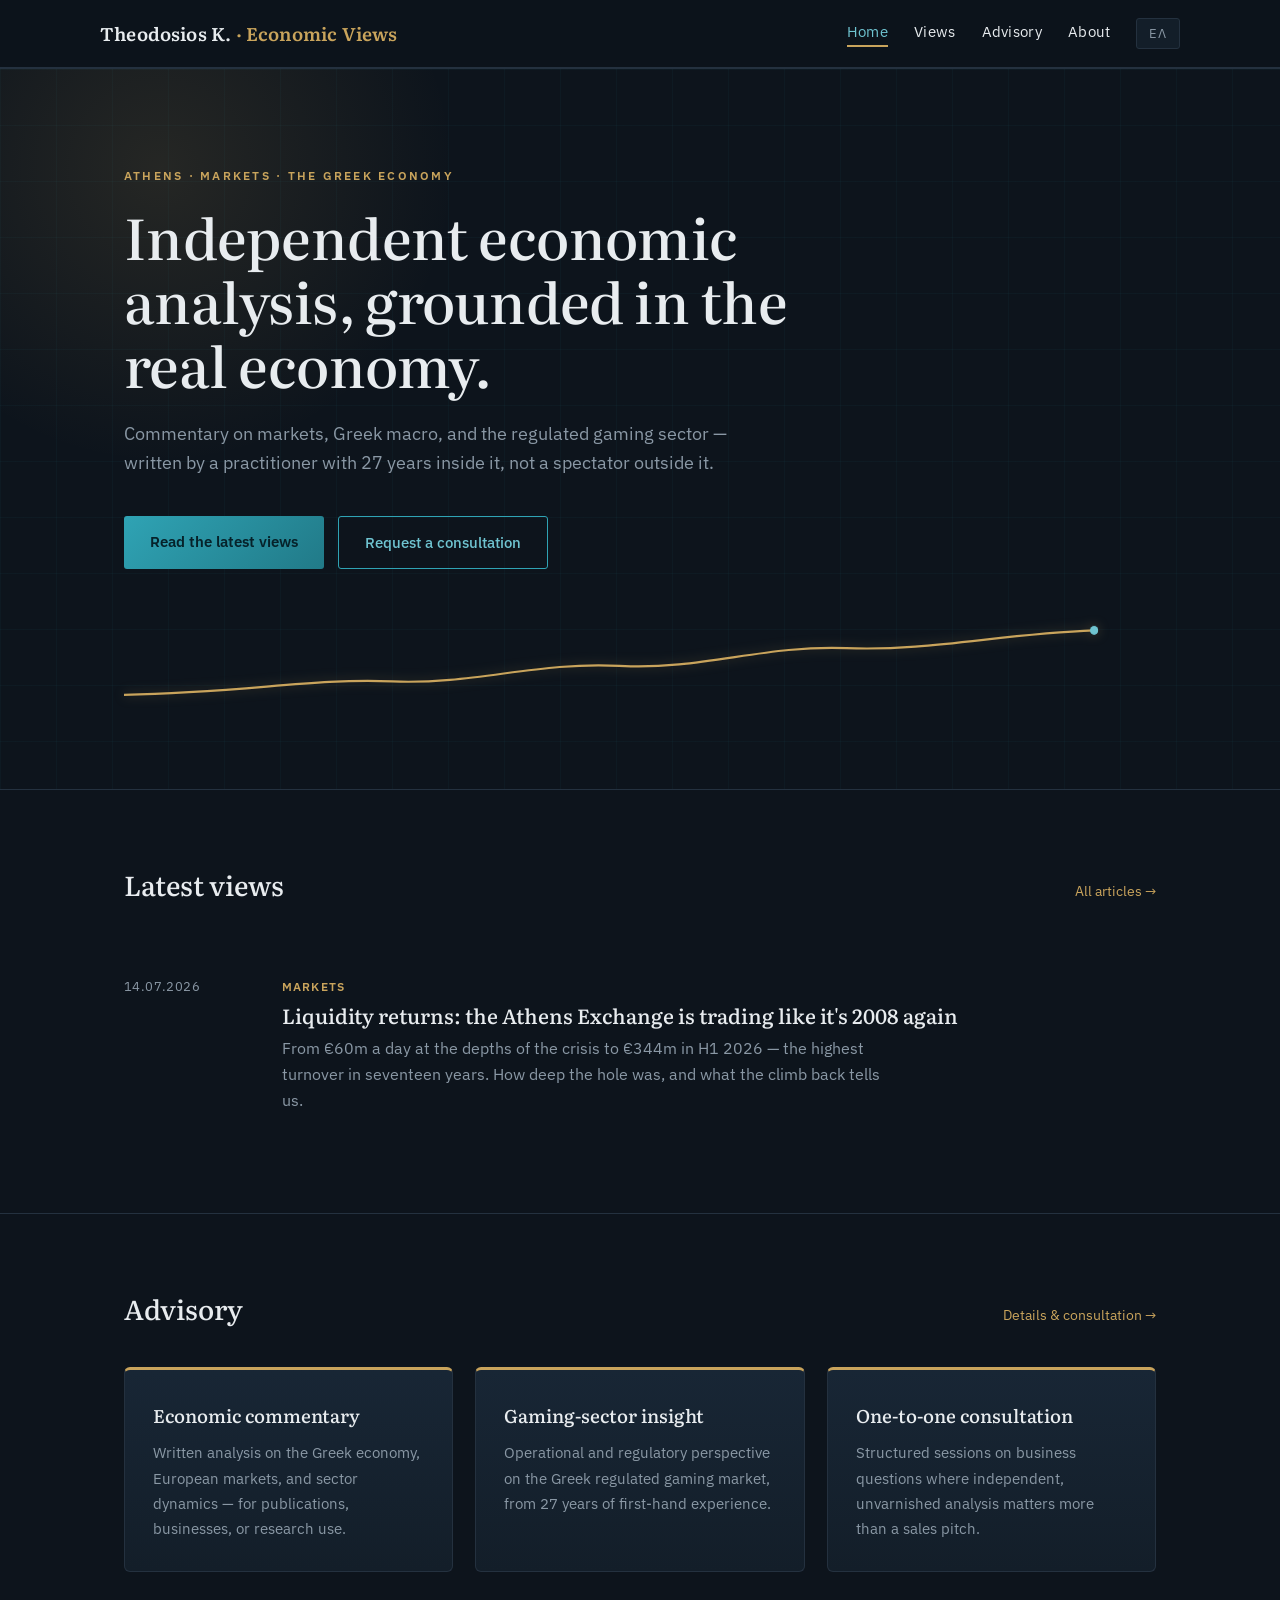
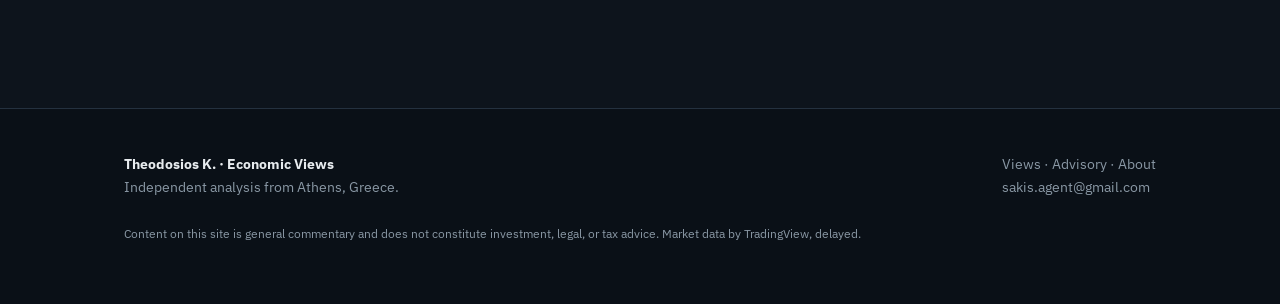
<file: index.html>
<!DOCTYPE html>
<html lang="en" data-lang="en">
<head>
<meta charset="UTF-8">
<meta name="viewport" content="width=device-width, initial-scale=1.0">
<title>Theodosios K. — Economic Views</title>
<meta name="description" content="Independent economic analysis and advisory from Athens. Markets, the Greek economy, and regulated-sector insight.">
<link rel="preconnect" href="https://fonts.googleapis.com">
<link href="https://fonts.googleapis.com/css2?family=Literata:wght@400;500;600&family=IBM+Plex+Sans:wght@400;500;600&display=swap" rel="stylesheet">
<link rel="stylesheet" href="assets/style.css">
<script src="assets/lang.js"></script>
</head>
<body>

<header class="site">
  <div class="wrap site-bar">
    <a class="brand" href="index.html">Theodosios K. <span>· Economic Views</span></a>
    <button class="nav-btn" id="navBtn" aria-label="Menu">☰</button>
    <nav class="main" id="mainNav">
      <a href="index.html" aria-current="page"><span class="lang-en">Home</span><span class="lang-el">Αρχική</span></a>
      <a href="articles.html"><span class="lang-en">Views</span><span class="lang-el">Άρθρα</span></a>
      <a href="services.html"><span class="lang-en">Advisory</span><span class="lang-el">Υπηρεσίες</span></a>
      <a href="about.html"><span class="lang-en">About</span><span class="lang-el">Σχετικά</span></a>
      <button class="lang-toggle" id="langToggle" aria-label="Switch language">ΕΛ</button>
    </nav>
  </div>
</header>

<!-- Global markets ticker (TradingView, 15' delayed, widget-licensed symbols) -->
<div class="tv-tape" style="border-bottom:1px solid var(--hairline);">
  <div class="tradingview-widget-container">
    <div class="tradingview-widget-container__widget"></div>
    <script type="text/javascript"
      src="https://s3.tradingview.com/external-embedding/embed-widget-ticker-tape.js" async>
    {
      "symbols": [
        {"proName": "ATHEX:GD",         "title": "Γενικός Δείκτης"},
        {"proName": "INDEX:SX5E",       "title": "Euro Stoxx 50"},
        {"proName": "XETR:DAX",         "title": "DAX"},
        {"proName": "INDEX:CAC40",      "title": "CAC 40"},
        {"proName": "FOREXCOM:UKXGBP",  "title": "UK 100"},
        {"proName": "FOREXCOM:SPXUSD",  "title": "S&P 500"},
        {"proName": "FOREXCOM:NSXUSD",  "title": "Nasdaq 100"},
        {"proName": "FOREXCOM:DJI",     "title": "Dow Jones"},
        {"proName": "INDEX:NKY",        "title": "Nikkei 225"},
        {"proName": "INDEX:KSIC",       "title": "KOSPI"},
        {"proName": "ASX:XJO",          "title": "ASX 200"},
        {"proName": "CBOT:ZN1!",        "title": "US 10Y Note (fut.)"},
        {"proName": "EUREX:FGBL1!",     "title": "Bund (fut.)"},
        {"proName": "TVC:GOLD",         "title": "Χρυσός"},
        {"proName": "TVC:SILVER",       "title": "Ασήμι"},
        {"proName": "TVC:USOIL",        "title": "WTI"},
        {"proName": "TVC:UKOIL",        "title": "Brent"},
        {"proName": "BITSTAMP:BTCUSD",  "title": "Bitcoin"},
        {"proName": "BITSTAMP:ETHUSD",  "title": "Ethereum"},
        {"proName": "FX_IDC:EURUSD",    "title": "EUR/USD"},
        {"proName": "FX_IDC:USDJPY",    "title": "USD/JPY"}
      ],
      "showSymbolLogo": false,
      "colorTheme": "dark",
      "isTransparent": true,
      "displayMode": "regular",
      "locale": "el"
    }
    </script>
  </div>
</div>



<main>
  <!-- ============ HERO ============ -->
  <section class="hero">
    <div class="wrap">
      <p class="eyebrow"><span class="lang-en">Athens · Markets · The Greek Economy</span><span class="lang-el">Αθήνα · Αγορές · Ελληνική Οικονομία</span></p>
      <h1>
        <span class="lang-en">Independent economic analysis, grounded in the real economy.</span>
        <span class="lang-el">Ανεξάρτητη οικονομική ανάλυση, με βάση την πραγματική οικονομία.</span>
      </h1>
      <p class="lede">
        <span class="lang-en">Commentary on markets, Greek macro, and the regulated gaming sector — written by a practitioner with 27 years inside it, not a spectator outside it.</span>
        <span class="lang-el">Σχολιασμός για τις αγορές, τα ελληνικά μακροοικονομικά και τον ρυθμιζόμενο κλάδο τυχερών παιγνίων — από επαγγελματία με 27 χρόνια μέσα στον κλάδο, όχι θεατή απ' έξω.</span>
      </p>
      <div class="cta-row">
        <a class="btn primary" href="articles.html"><span class="lang-en">Read the latest views</span><span class="lang-el">Διαβάστε τα άρθρα</span></a>
        <a class="btn ghost" href="services.html#consult"><span class="lang-en">Request a consultation</span><span class="lang-el">Ζητήστε συμβουλευτική</span></a>
      </div>
      <!-- Signature: a single drawn curve -->
      <svg class="curve" viewBox="0 0 1000 90" preserveAspectRatio="none" aria-hidden="true">
        <path d="M0,70 C120,68 180,55 260,58 C340,61 400,40 480,44 C560,48 620,25 700,28 C780,31 850,15 940,12"/>
        <circle cx="940" cy="12" r="4"/>
      </svg>
    </div>
  </section>

  <!-- ============ LATEST VIEWS ============ -->
  <section class="block">
    <div class="wrap">
      <div class="section-head">
        <h2><span class="lang-en">Latest views</span><span class="lang-el">Πρόσφατα άρθρα</span></h2>
        <a class="more" href="articles.html"><span class="lang-en">All articles →</span><span class="lang-el">Όλα τα άρθρα →</span></a>
      </div>
      <div class="post-list">
        <div class="post">
          <time datetime="2026-07-14">14.07.2026</time>
          <div>
            <span class="tag"><span class="lang-en">Markets</span><span class="lang-el">Αγορές</span></span>
            <h3><a href="article-xa-liquidity.html"><span class="lang-en">Liquidity returns: the Athens Exchange is trading like it's 2008 again</span><span class="lang-el">Η ρευστότητα επέστρεψε: το Χ.Α. συναλλάσσεται ξανά σαν το 2008</span></a></h3>
            <p><span class="lang-en">From €60m a day at the depths of the crisis to €344m in H1 2026 — the highest turnover in seventeen years. How deep the hole was, and what the climb back tells us.</span><span class="lang-el">Από 60 εκατ. ευρώ τη μέρα στον πάτο της κρίσης, στα 344 εκατ. στο α' εξάμηνο 2026 — ο υψηλότερος τζίρος σε δεκαεπτά χρόνια.</span></p>
          </div>
        </div>
      </div>
    </div>
  </section>

  <!-- ============ SERVICES TEASER ============ -->
  <section class="block">
    <div class="wrap">
      <div class="section-head">
        <h2><span class="lang-en">Advisory</span><span class="lang-el">Συμβουλευτικές υπηρεσίες</span></h2>
        <a class="more" href="services.html"><span class="lang-en">Details & consultation →</span><span class="lang-el">Λεπτομέρειες & συμβουλευτική →</span></a>
      </div>
      <div class="svc-grid">
        <div class="svc">
          <h3><span class="lang-en">Economic commentary</span><span class="lang-el">Οικονομικός σχολιασμός</span></h3>
          <p><span class="lang-en">Written analysis on the Greek economy, European markets, and sector dynamics — for publications, businesses, or research use.</span><span class="lang-el">Γραπτή ανάλυση για την ελληνική οικονομία, τις ευρωπαϊκές αγορές και τη δυναμική κλάδων.</span></p>
        </div>
        <div class="svc">
          <h3><span class="lang-en">Gaming-sector insight</span><span class="lang-el">Εξειδίκευση στον κλάδο παιγνίων</span></h3>
          <p><span class="lang-en">Operational and regulatory perspective on the Greek regulated gaming market, from 27 years of first-hand experience.</span><span class="lang-el">Λειτουργική και κανονιστική οπτική για την ελληνική ρυθμιζόμενη αγορά παιγνίων, από 27 χρόνια εμπειρίας.</span></p>
        </div>
        <div class="svc">
          <h3><span class="lang-en">One-to-one consultation</span><span class="lang-el">Ατομική συμβουλευτική</span></h3>
          <p><span class="lang-en">Structured sessions on business questions where independent, unvarnished analysis matters more than a sales pitch.</span><span class="lang-el">Δομημένες συνεδρίες για επιχειρηματικά ερωτήματα όπου η ανεξάρτητη, ειλικρινής ανάλυση μετράει.</span></p>
        </div>
      </div>
    </div>
  </section>
</main>

<footer class="site">
  <div class="wrap cols">
    <div>
      <div><strong>Theodosios K. · Economic Views</strong></div>
      <div><span class="lang-en">Independent analysis from Athens, Greece.</span><span class="lang-el">Ανεξάρτητη ανάλυση από την Αθήνα.</span></div>
    </div>
    <div>
      <div><a href="articles.html"><span class="lang-en">Views</span><span class="lang-el">Άρθρα</span></a> · <a href="services.html"><span class="lang-en">Advisory</span><span class="lang-el">Υπηρεσίες</span></a> · <a href="about.html"><span class="lang-en">About</span><span class="lang-el">Σχετικά</span></a></div>
      <div><a href="mailto:sakis.agent@gmail.com">sakis.agent@gmail.com</a></div>
    </div>
  </div>
  <div class="wrap" style="margin-top:24px; font-size:0.78rem;">
    <span class="lang-en">Content on this site is general commentary and does not constitute investment, legal, or tax advice. Market data by TradingView, delayed.</span>
    <span class="lang-el">Το περιεχόμενο του παρόντος αποτελεί γενικό σχολιασμό και δεν συνιστά επενδυτική, νομική ή φορολογική συμβουλή. Δεδομένα αγορών από TradingView, με καθυστέρηση.</span>
  </div>
</footer>

</body>
</html>
</file>
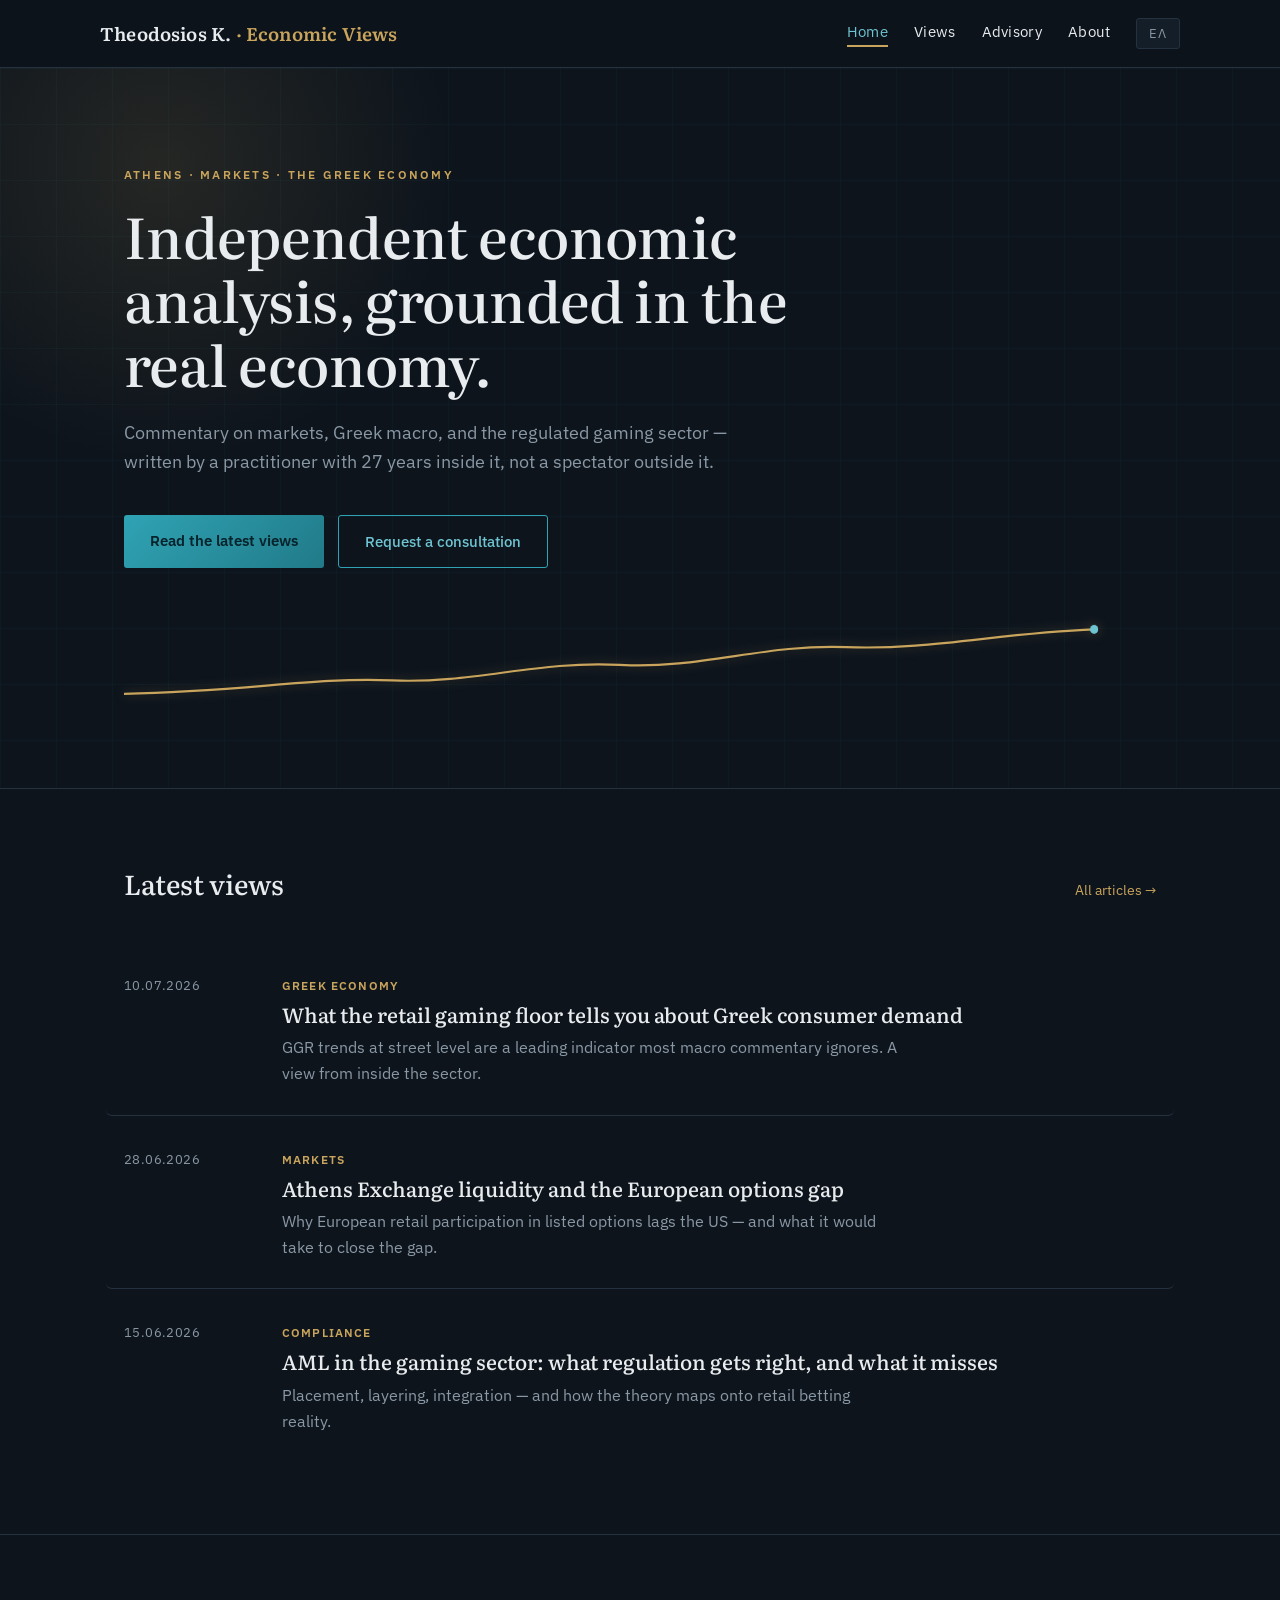
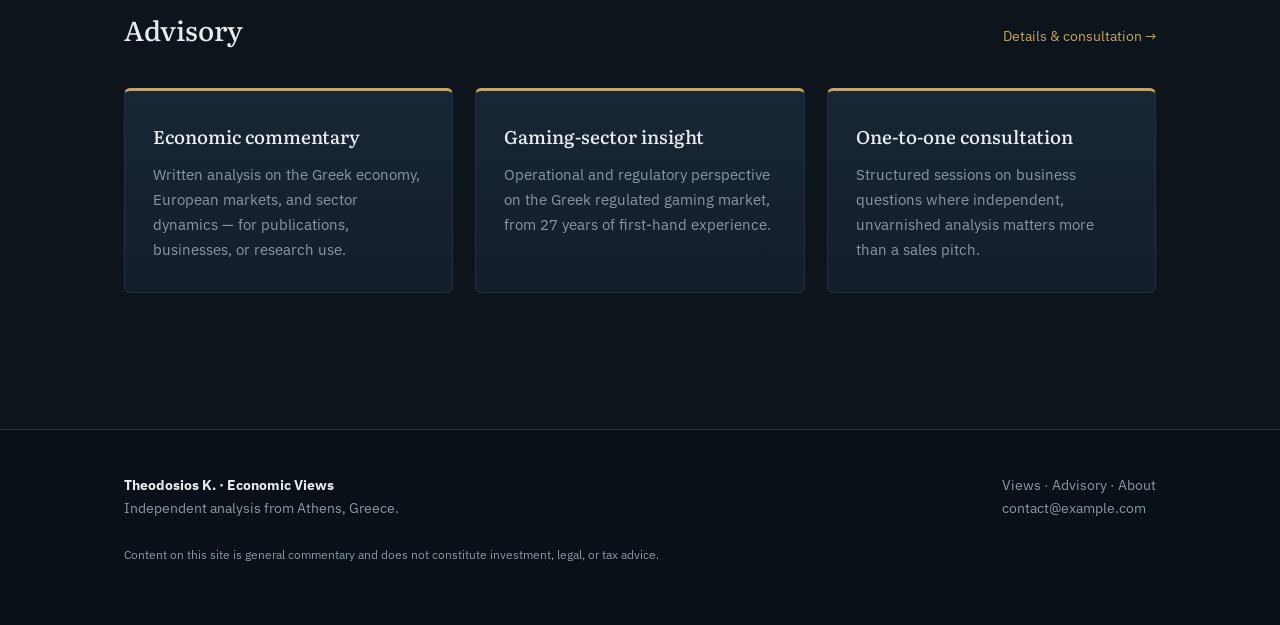
<file: site/index.html>
<!DOCTYPE html>
<html lang="en" data-lang="en">
<head>
<meta charset="UTF-8">
<meta name="viewport" content="width=device-width, initial-scale=1.0">
<title>Theodosios K. — Economic Views</title>
<meta name="description" content="Independent economic analysis and advisory from Athens. Markets, the Greek economy, and regulated-sector insight.">
<link rel="preconnect" href="https://fonts.googleapis.com">
<link href="https://fonts.googleapis.com/css2?family=Literata:wght@400;500;600&family=IBM+Plex+Sans:wght@400;500;600&display=swap" rel="stylesheet">
<link rel="stylesheet" href="assets/style.css">
<script src="assets/lang.js"></script>
</head>
<body>

<header class="site">
  <div class="wrap site-bar">
    <a class="brand" href="index.html">Theodosios K. <span>· Economic Views</span></a>
    <button class="nav-btn" id="navBtn" aria-label="Menu">☰</button>
    <nav class="main" id="mainNav">
      <a href="index.html" aria-current="page"><span class="lang-en">Home</span><span class="lang-el">Αρχική</span></a>
      <a href="articles.html"><span class="lang-en">Views</span><span class="lang-el">Άρθρα</span></a>
      <a href="services.html"><span class="lang-en">Advisory</span><span class="lang-el">Υπηρεσίες</span></a>
      <a href="about.html"><span class="lang-en">About</span><span class="lang-el">Σχετικά</span></a>
      <button class="lang-toggle" id="langToggle" aria-label="Switch language">ΕΛ</button>
    </nav>
  </div>
</header>

<main>
  <!-- ============ HERO ============ -->
  <section class="hero">
    <div class="wrap">
      <p class="eyebrow"><span class="lang-en">Athens · Markets · The Greek Economy</span><span class="lang-el">Αθήνα · Αγορές · Ελληνική Οικονομία</span></p>
      <h1>
        <span class="lang-en">Independent economic analysis, grounded in the real economy.</span>
        <span class="lang-el">Ανεξάρτητη οικονομική ανάλυση, με βάση την πραγματική οικονομία.</span>
      </h1>
      <p class="lede">
        <span class="lang-en">Commentary on markets, Greek macro, and the regulated gaming sector — written by a practitioner with 27 years inside it, not a spectator outside it.</span>
        <span class="lang-el">Σχολιασμός για τις αγορές, τα ελληνικά μακροοικονομικά και τον ρυθμιζόμενο κλάδο τυχερών παιγνίων — από επαγγελματία με 27 χρόνια μέσα στον κλάδο, όχι θεατή απ' έξω.</span>
      </p>
      <div class="cta-row">
        <a class="btn primary" href="articles.html"><span class="lang-en">Read the latest views</span><span class="lang-el">Διαβάστε τα άρθρα</span></a>
        <a class="btn ghost" href="services.html#consult"><span class="lang-en">Request a consultation</span><span class="lang-el">Ζητήστε συμβουλευτική</span></a>
      </div>
      <!-- Signature: a single drawn curve -->
      <svg class="curve" viewBox="0 0 1000 90" preserveAspectRatio="none" aria-hidden="true">
        <path d="M0,70 C120,68 180,55 260,58 C340,61 400,40 480,44 C560,48 620,25 700,28 C780,31 850,15 940,12"/>
        <circle cx="940" cy="12" r="4"/>
      </svg>
    </div>
  </section>

  <!-- ============ LATEST VIEWS ============ -->
  <section class="block">
    <div class="wrap">
      <div class="section-head">
        <h2><span class="lang-en">Latest views</span><span class="lang-el">Πρόσφατα άρθρα</span></h2>
        <a class="more" href="articles.html"><span class="lang-en">All articles →</span><span class="lang-el">Όλα τα άρθρα →</span></a>
      </div>
      <div class="post-list">
        <div class="post">
          <time datetime="2026-07-10">10.07.2026</time>
          <div>
            <span class="tag"><span class="lang-en">Greek Economy</span><span class="lang-el">Ελληνική Οικονομία</span></span>
            <h3><a href="article-sample.html"><span class="lang-en">What the retail gaming floor tells you about Greek consumer demand</span><span class="lang-el">Τι σου λέει το ταμείο του πρακτορείου για την ελληνική καταναλωτική ζήτηση</span></a></h3>
            <p><span class="lang-en">GGR trends at street level are a leading indicator most macro commentary ignores. A view from inside the sector.</span><span class="lang-el">Οι τάσεις GGR σε επίπεδο δρόμου είναι πρόδρομος δείκτης που ο περισσότερος μακρο-σχολιασμός αγνοεί.</span></p>
          </div>
        </div>
        <div class="post">
          <time datetime="2026-06-28">28.06.2026</time>
          <div>
            <span class="tag"><span class="lang-en">Markets</span><span class="lang-el">Αγορές</span></span>
            <h3><a href="#"><span class="lang-en">Athens Exchange liquidity and the European options gap</span><span class="lang-el">Η ρευστότητα του Χ.Α. και το ευρωπαϊκό κενό στα options</span></a></h3>
            <p><span class="lang-en">Why European retail participation in listed options lags the US — and what it would take to close the gap.</span><span class="lang-el">Γιατί η ευρωπαϊκή συμμετοχή ιδιωτών στα εισηγμένα options υστερεί έναντι των ΗΠΑ.</span></p>
          </div>
        </div>
        <div class="post">
          <time datetime="2026-06-15">15.06.2026</time>
          <div>
            <span class="tag"><span class="lang-en">Compliance</span><span class="lang-el">Κανονιστική Συμμόρφωση</span></span>
            <h3><a href="#"><span class="lang-en">AML in the gaming sector: what regulation gets right, and what it misses</span><span class="lang-el">AML στον κλάδο παιγνίων: τι πετυχαίνει η ρύθμιση και τι της διαφεύγει</span></a></h3>
            <p><span class="lang-en">Placement, layering, integration — and how the theory maps onto retail betting reality.</span><span class="lang-el">Placement, layering, integration — και πώς η θεωρία αντιστοιχεί στην πραγματικότητα του retail στοιχηματισμού.</span></p>
          </div>
        </div>
      </div>
    </div>
  </section>

  <!-- ============ SERVICES TEASER ============ -->
  <section class="block">
    <div class="wrap">
      <div class="section-head">
        <h2><span class="lang-en">Advisory</span><span class="lang-el">Συμβουλευτικές υπηρεσίες</span></h2>
        <a class="more" href="services.html"><span class="lang-en">Details & consultation →</span><span class="lang-el">Λεπτομέρειες & συμβουλευτική →</span></a>
      </div>
      <div class="svc-grid">
        <div class="svc">
          <h3><span class="lang-en">Economic commentary</span><span class="lang-el">Οικονομικός σχολιασμός</span></h3>
          <p><span class="lang-en">Written analysis on the Greek economy, European markets, and sector dynamics — for publications, businesses, or research use.</span><span class="lang-el">Γραπτή ανάλυση για την ελληνική οικονομία, τις ευρωπαϊκές αγορές και τη δυναμική κλάδων.</span></p>
        </div>
        <div class="svc">
          <h3><span class="lang-en">Gaming-sector insight</span><span class="lang-el">Εξειδίκευση στον κλάδο παιγνίων</span></h3>
          <p><span class="lang-en">Operational and regulatory perspective on the Greek regulated gaming market, from 27 years of first-hand experience.</span><span class="lang-el">Λειτουργική και κανονιστική οπτική για την ελληνική ρυθμιζόμενη αγορά παιγνίων, από 27 χρόνια εμπειρίας.</span></p>
        </div>
        <div class="svc">
          <h3><span class="lang-en">One-to-one consultation</span><span class="lang-el">Ατομική συμβουλευτική</span></h3>
          <p><span class="lang-en">Structured sessions on business questions where independent, unvarnished analysis matters more than a sales pitch.</span><span class="lang-el">Δομημένες συνεδρίες για επιχειρηματικά ερωτήματα όπου η ανεξάρτητη, ειλικρινής ανάλυση μετράει.</span></p>
        </div>
      </div>
    </div>
  </section>
</main>

<footer class="site">
  <div class="wrap cols">
    <div>
      <div><strong>Theodosios K. · Economic Views</strong></div>
      <div><span class="lang-en">Independent analysis from Athens, Greece.</span><span class="lang-el">Ανεξάρτητη ανάλυση από την Αθήνα.</span></div>
    </div>
    <div>
      <div><a href="articles.html"><span class="lang-en">Views</span><span class="lang-el">Άρθρα</span></a> · <a href="services.html"><span class="lang-en">Advisory</span><span class="lang-el">Υπηρεσίες</span></a> · <a href="about.html"><span class="lang-en">About</span><span class="lang-el">Σχετικά</span></a></div>
      <div><a href="mailto:contact@example.com">contact@example.com</a></div>
    </div>
  </div>
  <div class="wrap" style="margin-top:24px; font-size:0.78rem;">
    <span class="lang-en">Content on this site is general commentary and does not constitute investment, legal, or tax advice.</span>
    <span class="lang-el">Το περιεχόμενο του παρόντος αποτελεί γενικό σχολιασμό και δεν συνιστά επενδυτική, νομική ή φορολογική συμβουλή.</span>
  </div>
</footer>

</body>
</html>
</file>
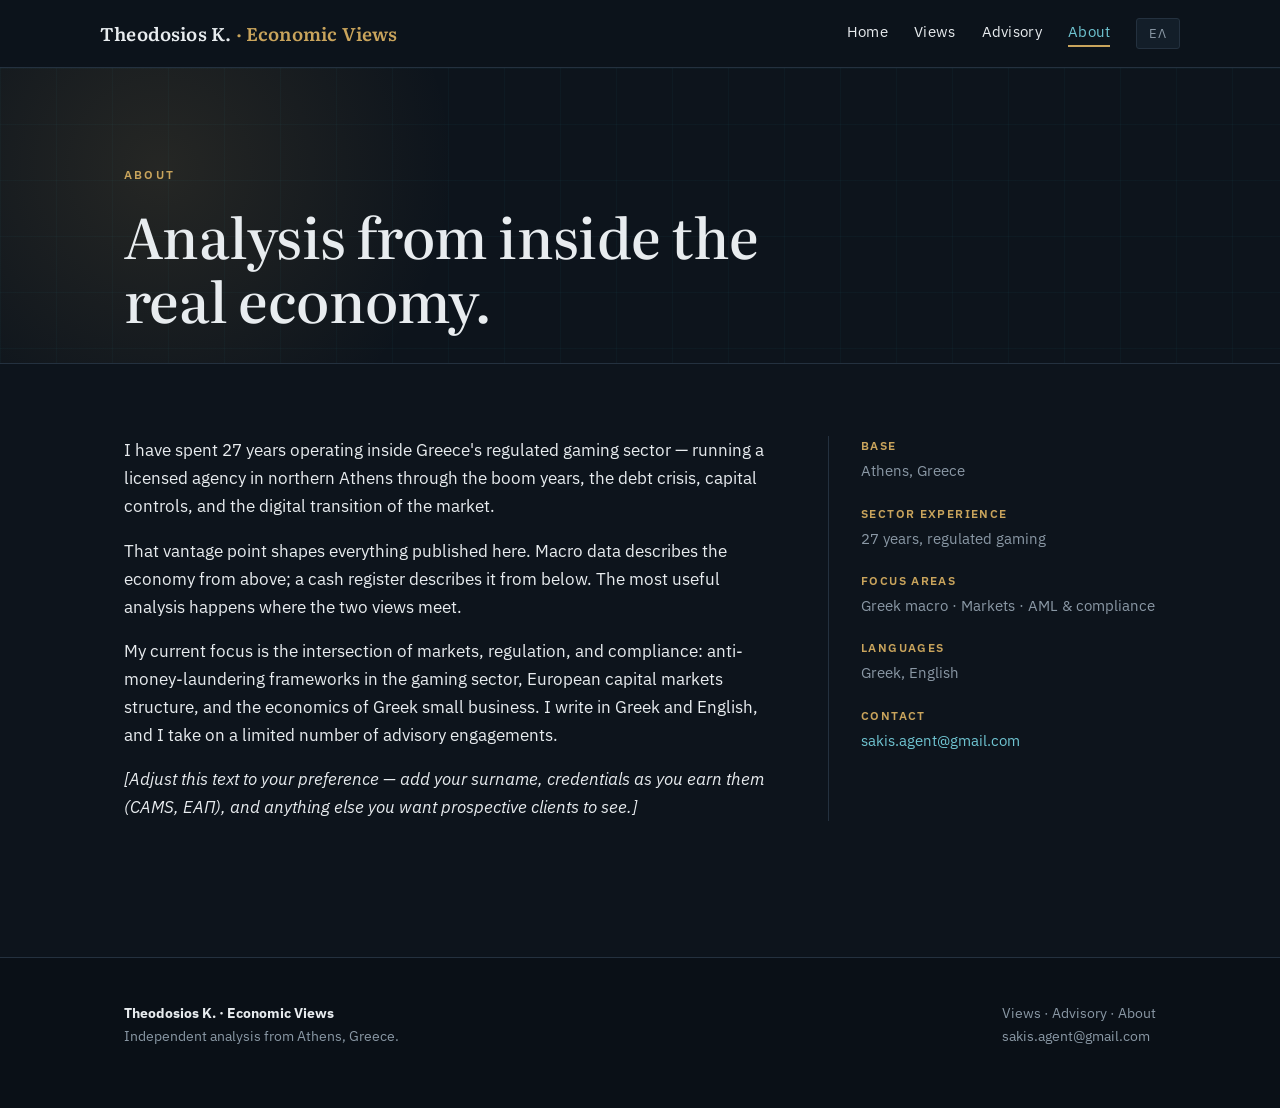
<file: about.html>
<!DOCTYPE html>
<html lang="en" data-lang="en">
<head>
<meta charset="UTF-8">
<meta name="viewport" content="width=device-width, initial-scale=1.0">
<title>About — Theodosios K.</title>
<meta name="description" content="Practitioner background: 27 years in Greece's regulated gaming sector, markets, and compliance.">
<link rel="preconnect" href="https://fonts.googleapis.com">
<link href="https://fonts.googleapis.com/css2?family=Literata:wght@400;500;600&family=IBM+Plex+Sans:wght@400;500;600&display=swap" rel="stylesheet">
<link rel="stylesheet" href="assets/style.css">
<script src="assets/lang.js"></script>
</head>
<body>

<header class="site">
  <div class="wrap site-bar">
    <a class="brand" href="index.html">Theodosios K. <span>· Economic Views</span></a>
    <button class="nav-btn" id="navBtn" aria-label="Menu">☰</button>
    <nav class="main" id="mainNav">
      <a href="index.html"><span class="lang-en">Home</span><span class="lang-el">Αρχική</span></a>
      <a href="articles.html"><span class="lang-en">Views</span><span class="lang-el">Άρθρα</span></a>
      <a href="services.html"><span class="lang-en">Advisory</span><span class="lang-el">Υπηρεσίες</span></a>
      <a href="about.html" aria-current="page"><span class="lang-en">About</span><span class="lang-el">Σχετικά</span></a>
      <button class="lang-toggle" id="langToggle" aria-label="Switch language">ΕΛ</button>
    </nav>
  </div>
</header>

<main>
  <section class="hero" style="padding-bottom:32px;">
    <div class="wrap">
      <p class="eyebrow"><span class="lang-en">About</span><span class="lang-el">Σχετικά</span></p>
      <h1><span class="lang-en">Analysis from inside the real economy.</span><span class="lang-el">Ανάλυση μέσα από την πραγματική οικονομία.</span></h1>
    </div>
  </section>

  <section class="block">
    <div class="wrap about-grid">
      <div>
        <div class="lang-en">
          <p>I have spent 27 years operating inside Greece's regulated gaming sector — running a licensed agency in northern Athens through the boom years, the debt crisis, capital controls, and the digital transition of the market.</p>
          <p style="margin-top:16px;">That vantage point shapes everything published here. Macro data describes the economy from above; a cash register describes it from below. The most useful analysis happens where the two views meet.</p>
          <p style="margin-top:16px;">My current focus is the intersection of markets, regulation, and compliance: anti-money-laundering frameworks in the gaming sector, European capital markets structure, and the economics of Greek small business. I write in Greek and English, and I take on a limited number of advisory engagements.</p>
          <p style="margin-top:16px;"><em>[Adjust this text to your preference — add your surname, credentials as you earn them (CAMS, ΕΑΠ), and anything else you want prospective clients to see.]</em></p>
        </div>
        <div class="lang-el">
          <p>Έχω περάσει 27 χρόνια μέσα στον ρυθμιζόμενο κλάδο τυχερών παιγνίων της Ελλάδας — λειτουργώντας αδειοδοτημένο πρακτορείο στη βόρεια Αθήνα μέσα από τα χρόνια της ανάπτυξης, την κρίση χρέους, τα capital controls και την ψηφιακή μετάβαση της αγοράς.</p>
          <p style="margin-top:16px;">Αυτή η οπτική διαμορφώνει ό,τι δημοσιεύεται εδώ. Τα μακροοικονομικά στοιχεία περιγράφουν την οικονομία από ψηλά· ένα ταμείο την περιγράφει από κάτω. Η πιο χρήσιμη ανάλυση γίνεται εκεί όπου συναντιούνται οι δύο οπτικές.</p>
          <p style="margin-top:16px;">Η τρέχουσα εστίασή μου είναι η τομή αγορών, ρύθμισης και κανονιστικής συμμόρφωσης: πλαίσια AML στον κλάδο παιγνίων, δομή των ευρωπαϊκών κεφαλαιαγορών και τα οικονομικά της ελληνικής μικρής επιχείρησης.</p>
          <p style="margin-top:16px;"><em>[Προσαρμόστε το κείμενο — προσθέστε επώνυμο και πιστοποιήσεις όταν τις αποκτήσετε.]</em></p>
        </div>
      </div>
      <dl class="facts">
        <dt><span class="lang-en">Base</span><span class="lang-el">Έδρα</span></dt>
        <dd><span class="lang-en">Athens, Greece</span><span class="lang-el">Αθήνα</span></dd>
        <dt><span class="lang-en">Sector experience</span><span class="lang-el">Εμπειρία κλάδου</span></dt>
        <dd><span class="lang-en">27 years, regulated gaming</span><span class="lang-el">27 χρόνια, ρυθμιζόμενα παίγνια</span></dd>
        <dt><span class="lang-en">Focus areas</span><span class="lang-el">Πεδία εστίασης</span></dt>
        <dd><span class="lang-en">Greek macro · Markets · AML & compliance</span><span class="lang-el">Ελληνικά μακρο · Αγορές · AML & συμμόρφωση</span></dd>
        <dt><span class="lang-en">Languages</span><span class="lang-el">Γλώσσες</span></dt>
        <dd><span class="lang-en">Greek, English</span><span class="lang-el">Ελληνικά, Αγγλικά</span></dd>
        <dt><span class="lang-en">Contact</span><span class="lang-el">Επικοινωνία</span></dt>
        <dd><a href="mailto:sakis.agent@gmail.com">sakis.agent@gmail.com</a></dd>
      </dl>
    </div>
  </section>
</main>

<footer class="site">
  <div class="wrap cols">
    <div>
      <div><strong>Theodosios K. · Economic Views</strong></div>
      <div><span class="lang-en">Independent analysis from Athens, Greece.</span><span class="lang-el">Ανεξάρτητη ανάλυση από την Αθήνα.</span></div>
    </div>
    <div>
      <div><a href="articles.html"><span class="lang-en">Views</span><span class="lang-el">Άρθρα</span></a> · <a href="services.html"><span class="lang-en">Advisory</span><span class="lang-el">Υπηρεσίες</span></a> · <a href="about.html"><span class="lang-en">About</span><span class="lang-el">Σχετικά</span></a></div>
      <div><a href="mailto:sakis.agent@gmail.com">sakis.agent@gmail.com</a></div>
    </div>
  </div>
</footer>

</body>
</html>
</file>
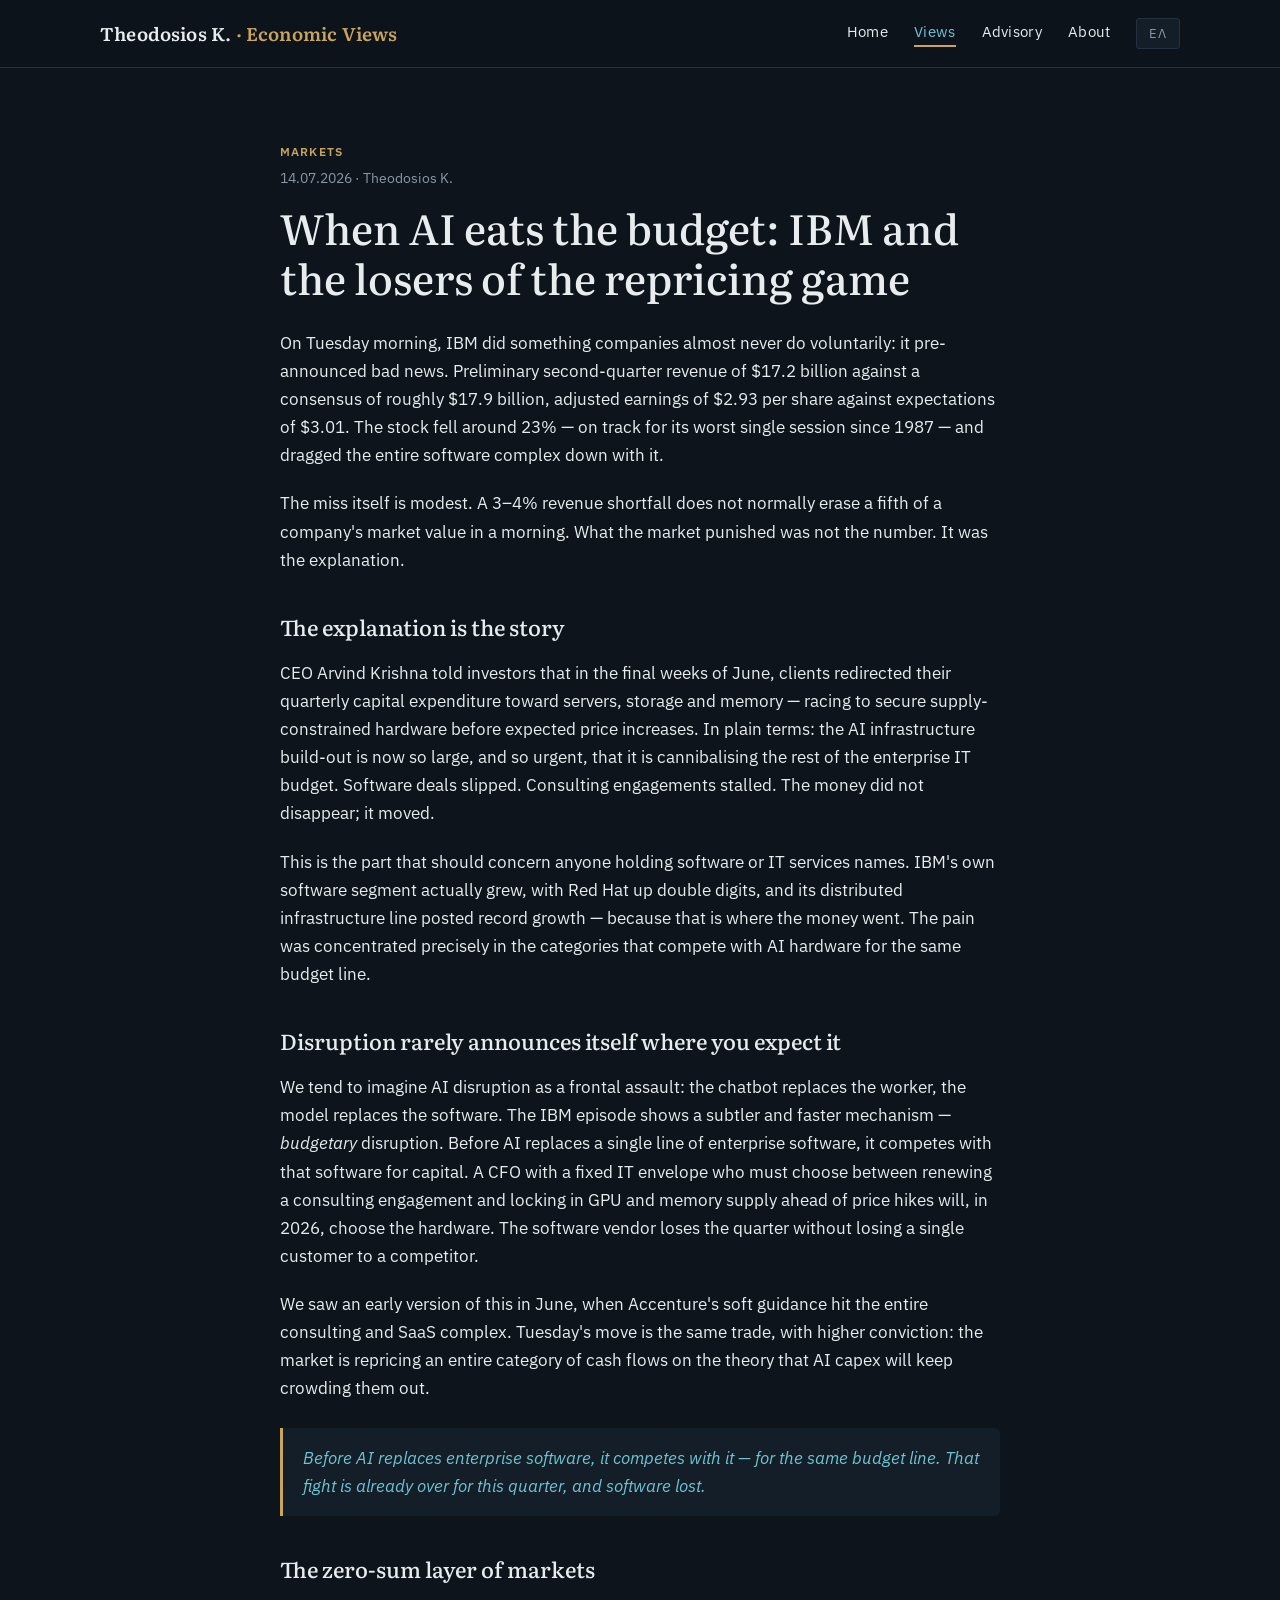
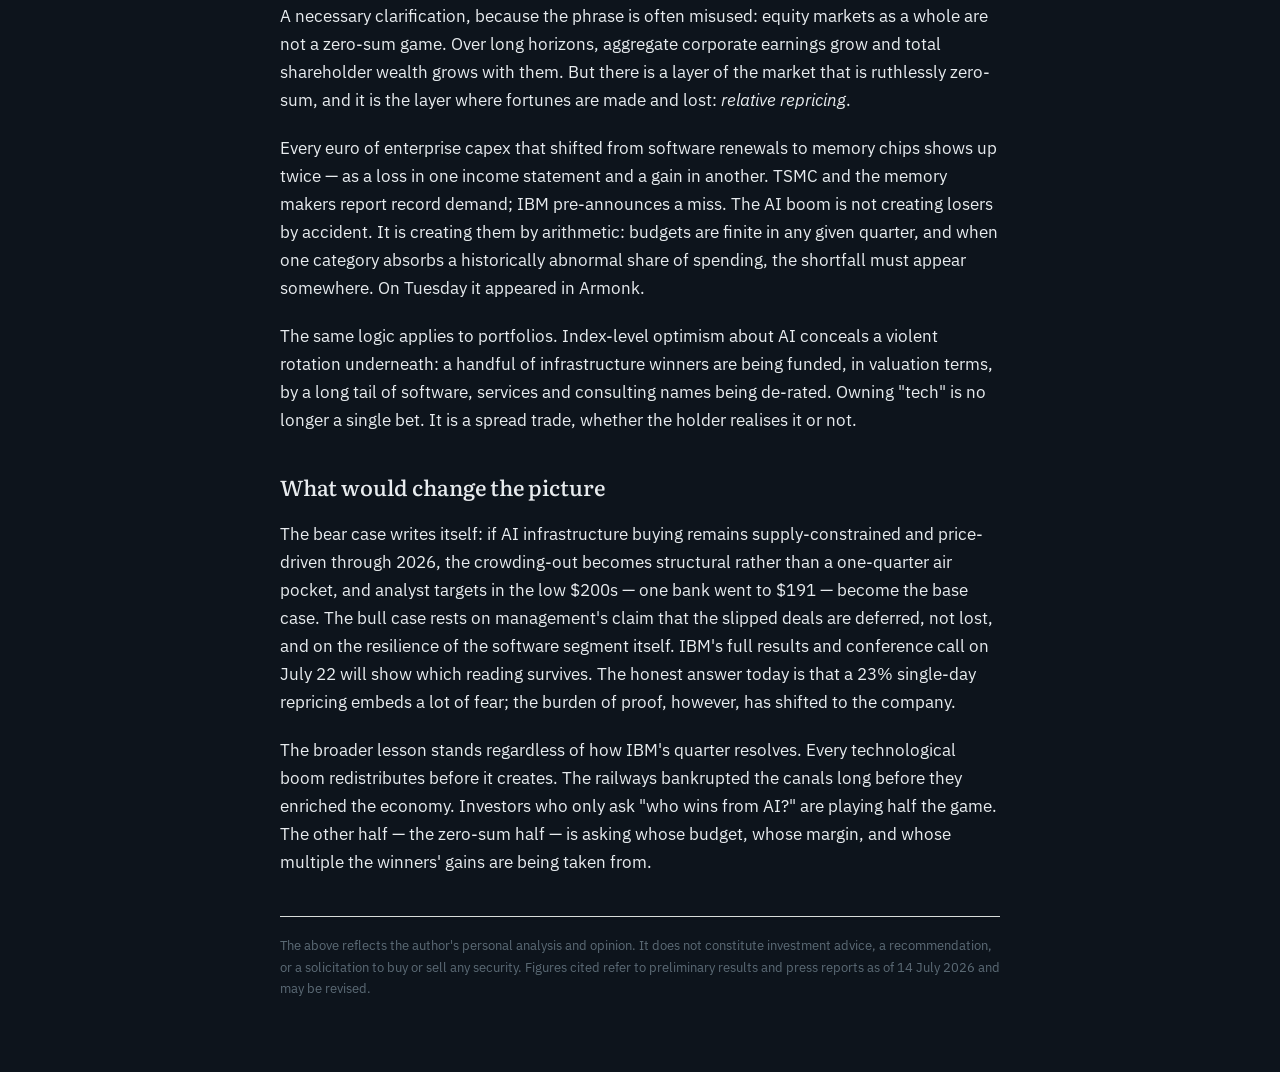
<file: article-ai-crowding-out.html>
<!DOCTYPE html>
<html lang="el" data-lang="el">
<head>
<meta charset="UTF-8">
<meta name="viewport" content="width=device-width, initial-scale=1.0">
<title>When AI eats the budget: IBM and the losers of the repricing game — Economic Views</title>
<meta name="description" content="IBM's 23% collapse is not just an earnings miss. It is the clearest signal yet that AI infrastructure spending is crowding out the rest of enterprise IT — and that in the market's repricing game, someone always pays.">
<link rel="preconnect" href="https://fonts.googleapis.com">
<link href="https://fonts.googleapis.com/css2?family=Literata:wght@400;500;600&family=IBM+Plex+Sans:wght@400;500;600&display=swap" rel="stylesheet">
<link rel="stylesheet" href="assets/style.css">
<script src="assets/lang.js"></script>
</head>
<body>

<header class="site">
  <div class="wrap site-bar">
    <a class="brand" href="index.html">Theodosios K. <span>· Economic Views</span></a>
    <button class="nav-btn" id="navBtn" aria-label="Menu">☰</button>
    <nav class="main" id="mainNav">
      <a href="index.html"><span class="lang-en">Home</span><span class="lang-el">Αρχική</span></a>
      <a href="articles.html" aria-current="page"><span class="lang-en">Views</span><span class="lang-el">Άρθρα</span></a>
      <a href="services.html"><span class="lang-en">Advisory</span><span class="lang-el">Υπηρεσίες</span></a>
      <a href="about.html"><span class="lang-en">About</span><span class="lang-el">Σχετικά</span></a>
      <button class="lang-toggle" id="langToggle" aria-label="Switch language">ΕΛ</button>
    </nav>
  </div>
</header>

<main class="wrap">
  <article class="single">
    <div class="meta">
      <span class="tag"><span class="lang-en">Markets</span><span class="lang-el">Αγορές</span></span><br>
      <time datetime="2026-07-14">14.07.2026</time> · Theodosios K.
    </div>
    <h1>
      <span class="lang-en">When AI eats the budget: IBM and the losers of the repricing game</span>
      <span class="lang-el">Όταν το AI τρώει τον προϋπολογισμό: η IBM και οι χαμένοι του παιχνιδιού ανατιμολόγησης</span>
    </h1>

    <!-- ===== ENGLISH BODY ===== -->
    <div class="body lang-en">
      <p>On Tuesday morning, IBM did something companies almost never do voluntarily: it pre-announced bad news. Preliminary second-quarter revenue of $17.2 billion against a consensus of roughly $17.9 billion, adjusted earnings of $2.93 per share against expectations of $3.01. The stock fell around 23% — on track for its worst single session since 1987 — and dragged the entire software complex down with it.</p>

      <p>The miss itself is modest. A 3–4% revenue shortfall does not normally erase a fifth of a company's market value in a morning. What the market punished was not the number. It was the explanation.</p>

      <h2>The explanation is the story</h2>
      <p>CEO Arvind Krishna told investors that in the final weeks of June, clients redirected their quarterly capital expenditure toward servers, storage and memory — racing to secure supply-constrained hardware before expected price increases. In plain terms: the AI infrastructure build-out is now so large, and so urgent, that it is cannibalising the rest of the enterprise IT budget. Software deals slipped. Consulting engagements stalled. The money did not disappear; it moved.</p>

      <p>This is the part that should concern anyone holding software or IT services names. IBM's own software segment actually grew, with Red Hat up double digits, and its distributed infrastructure line posted record growth — because that is where the money went. The pain was concentrated precisely in the categories that compete with AI hardware for the same budget line.</p>

      <h2>Disruption rarely announces itself where you expect it</h2>
      <p>We tend to imagine AI disruption as a frontal assault: the chatbot replaces the worker, the model replaces the software. The IBM episode shows a subtler and faster mechanism — <em>budgetary</em> disruption. Before AI replaces a single line of enterprise software, it competes with that software for capital. A CFO with a fixed IT envelope who must choose between renewing a consulting engagement and locking in GPU and memory supply ahead of price hikes will, in 2026, choose the hardware. The software vendor loses the quarter without losing a single customer to a competitor.</p>

      <p>We saw an early version of this in June, when Accenture's soft guidance hit the entire consulting and SaaS complex. Tuesday's move is the same trade, with higher conviction: the market is repricing an entire category of cash flows on the theory that AI capex will keep crowding them out.</p>

      <blockquote>Before AI replaces enterprise software, it competes with it — for the same budget line. That fight is already over for this quarter, and software lost.</blockquote>

      <h2>The zero-sum layer of markets</h2>
      <p>A necessary clarification, because the phrase is often misused: equity markets as a whole are not a zero-sum game. Over long horizons, aggregate corporate earnings grow and total shareholder wealth grows with them. But there is a layer of the market that is ruthlessly zero-sum, and it is the layer where fortunes are made and lost: <em>relative repricing</em>.</p>

      <p>Every euro of enterprise capex that shifted from software renewals to memory chips shows up twice — as a loss in one income statement and a gain in another. TSMC and the memory makers report record demand; IBM pre-announces a miss. The AI boom is not creating losers by accident. It is creating them by arithmetic: budgets are finite in any given quarter, and when one category absorbs a historically abnormal share of spending, the shortfall must appear somewhere. On Tuesday it appeared in Armonk.</p>

      <p>The same logic applies to portfolios. Index-level optimism about AI conceals a violent rotation underneath: a handful of infrastructure winners are being funded, in valuation terms, by a long tail of software, services and consulting names being de-rated. Owning "tech" is no longer a single bet. It is a spread trade, whether the holder realises it or not.</p>

      <h2>What would change the picture</h2>
      <p>The bear case writes itself: if AI infrastructure buying remains supply-constrained and price-driven through 2026, the crowding-out becomes structural rather than a one-quarter air pocket, and analyst targets in the low $200s — one bank went to $191 — become the base case. The bull case rests on management's claim that the slipped deals are deferred, not lost, and on the resilience of the software segment itself. IBM's full results and conference call on July 22 will show which reading survives. The honest answer today is that a 23% single-day repricing embeds a lot of fear; the burden of proof, however, has shifted to the company.</p>

      <p>The broader lesson stands regardless of how IBM's quarter resolves. Every technological boom redistributes before it creates. The railways bankrupted the canals long before they enriched the economy. Investors who only ask "who wins from AI?" are playing half the game. The other half — the zero-sum half — is asking whose budget, whose margin, and whose multiple the winners' gains are being taken from.</p>
    </div>

    <!-- ===== GREEK BODY ===== -->
    <div class="body lang-el">
      <p>Το πρωί της Τρίτης, η IBM έκανε κάτι που οι εταιρείες σχεδόν ποτέ δεν κάνουν οικειοθελώς: προανήγγειλε άσχημα νέα. Προκαταρκτικά έσοδα δεύτερου τριμήνου 17,2 δισ. δολαρίων έναντι εκτιμήσεων περίπου 17,9 δισ., προσαρμοσμένα κέρδη 2,93 δολάρια ανά μετοχή έναντι προσδοκιών 3,01. Η μετοχή έπεσε περίπου 23% — σε τροχιά για τη χειρότερη συνεδρίασή της από το 1987 — παρασύροντας ολόκληρο τον κλάδο του software.</p>

      <p>Η ίδια η αστοχία είναι μικρή. Μια υστέρηση εσόδων 3–4% δεν εξαφανίζει κανονικά το ένα πέμπτο της κεφαλαιοποίησης μιας εταιρείας σε ένα πρωινό. Η αγορά δεν τιμώρησε το νούμερο. Τιμώρησε την εξήγηση.</p>

      <h2>Η εξήγηση είναι η ιστορία</h2>
      <p>Ο διευθύνων σύμβουλος Arvind Krishna είπε στους επενδυτές ότι τις τελευταίες εβδομάδες του Ιουνίου οι πελάτες μετέφεραν τις κεφαλαιουχικές τους δαπάνες προς servers, αποθηκευτικά συστήματα και μνήμες — τρέχοντας να εξασφαλίσουν hardware περιορισμένης προσφοράς πριν από αναμενόμενες αυξήσεις τιμών. Με απλά λόγια: η οικοδόμηση υποδομών AI έχει γίνει τόσο μεγάλη, και τόσο επείγουσα, που κανιβαλίζει τον υπόλοιπο εταιρικό προϋπολογισμό πληροφορικής. Συμφωνίες software γλίστρησαν. Έργα consulting πάγωσαν. Τα χρήματα δεν εξαφανίστηκαν· μετακινήθηκαν.</p>

      <p>Αυτό είναι το σημείο που πρέπει να ανησυχεί όποιον κατέχει μετοχές software ή υπηρεσιών πληροφορικής. Το ίδιο το τμήμα software της IBM αναπτύχθηκε, με τη Red Hat σε διψήφια άνοδο, και η γραμμή distributed infrastructure κατέγραψε ρεκόρ ανάπτυξης — επειδή εκεί ακριβώς πήγαν τα χρήματα. Ο πόνος συγκεντρώθηκε ακριβώς στις κατηγορίες που ανταγωνίζονται το AI hardware για την ίδια γραμμή προϋπολογισμού.</p>

      <h2>Η αναστάτωση σπάνια εμφανίζεται εκεί που την περιμένεις</h2>
      <p>Συνηθίζουμε να φανταζόμαστε το AI disruption ως μετωπική επίθεση: το chatbot αντικαθιστά τον εργαζόμενο, το μοντέλο αντικαθιστά το λογισμικό. Το επεισόδιο της IBM δείχνει έναν πιο ύπουλο και ταχύτερο μηχανισμό — τη <em>δημοσιονομική</em> αναστάτωση εντός των επιχειρήσεων. Πριν το AI αντικαταστήσει έστω μία γραμμή εταιρικού λογισμικού, ανταγωνίζεται αυτό το λογισμικό για κεφάλαια. Ένας οικονομικός διευθυντής με σταθερό κονδύλι πληροφορικής, που πρέπει να επιλέξει ανάμεσα στην ανανέωση ενός έργου consulting και στο κλείδωμα προμήθειας GPU και μνημών πριν τις ανατιμήσεις, το 2026 θα επιλέξει το hardware. Ο προμηθευτής λογισμικού χάνει το τρίμηνο χωρίς να έχει χάσει ούτε έναν πελάτη από ανταγωνιστή.</p>

      <p>Είδαμε μια πρώιμη εκδοχή αυτού τον Ιούνιο, όταν η αδύναμη καθοδήγηση της Accenture χτύπησε ολόκληρο τον κλάδο consulting και SaaS. Η κίνηση της Τρίτης είναι το ίδιο trade, με μεγαλύτερη πεποίθηση: η αγορά ανατιμολογεί μια ολόκληρη κατηγορία ταμειακών ροών, στη βάση της θεωρίας ότι το AI capex θα συνεχίσει να τις εκτοπίζει.</p>

      <blockquote>Πριν το AI αντικαταστήσει το εταιρικό λογισμικό, το ανταγωνίζεται — για την ίδια γραμμή προϋπολογισμού. Αυτή η μάχη έχει ήδη κριθεί για το τρέχον τρίμηνο, και το software την έχασε.</blockquote>

      <h2>Το zero-sum στρώμα των αγορών</h2>
      <p>Μια αναγκαία διευκρίνιση, γιατί η φράση συχνά κακοποιείται: οι μετοχικές αγορές συνολικά δεν είναι παιχνίδι μηδενικού αθροίσματος. Σε μακρούς ορίζοντες, τα συνολικά εταιρικά κέρδη μεγαλώνουν και μαζί τους μεγαλώνει ο συνολικός πλούτος των μετόχων. Υπάρχει όμως ένα στρώμα της αγοράς που είναι αδυσώπητα zero-sum, και είναι το στρώμα όπου χτίζονται και χάνονται περιουσίες: η <em>σχετική ανατιμολόγηση</em>.</p>

      <p>Κάθε ευρώ εταιρικού capex που μετακινήθηκε από ανανεώσεις software σε chips μνήμης εμφανίζεται δύο φορές — ως απώλεια σε μία κατάσταση αποτελεσμάτων και ως κέρδος σε μια άλλη. Η TSMC και οι κατασκευαστές μνημών αναφέρουν ζήτηση-ρεκόρ· η IBM προαναγγέλλει αστοχία. Η έκρηξη του AI δεν δημιουργεί χαμένους κατά λάθος. Τους δημιουργεί με αριθμητική: οι προϋπολογισμοί είναι πεπερασμένοι σε κάθε δεδομένο τρίμηνο, και όταν μία κατηγορία απορροφά ιστορικά αφύσικο μερίδιο δαπανών, το έλλειμμα πρέπει να εμφανιστεί κάπου. Την Τρίτη εμφανίστηκε στο Armonk.</p>

      <p>Η ίδια λογική ισχύει και για τα χαρτοφυλάκια. Η αισιοδοξία σε επίπεδο δείκτη για το AI κρύβει από κάτω μια βίαιη εναλλαγή (rotation): μια χούφτα νικητές υποδομών χρηματοδοτούνται, σε όρους αποτίμησης, από μια μακριά ουρά εταιρειών software, υπηρεσιών και consulting που υποβαθμίζονται. Το να κατέχεις «τεχνολογία» δεν είναι πλέον ένα ενιαίο στοίχημα. Είναι ένα spread trade, είτε ο κάτοχος το συνειδητοποιεί είτε όχι.</p>

      <h2>Τι θα άλλαζε την εικόνα</h2>
      <p>Το αρνητικό σενάριο γράφεται μόνο του: αν οι αγορές AI υποδομών παραμείνουν καθοδηγούμενες από την περιορισμένη προσφορά και τις τιμές μέχρι το τέλος του 2026, το crowding-out γίνεται δομικό και όχι «κενό αέρος» ενός τριμήνου, και οι στόχοι αναλυτών στην περιοχή των 200 δολαρίων — μία τράπεζα κατέβηκε στα 191 — γίνονται το βασικό σενάριο. Το θετικό σενάριο στηρίζεται στον ισχυρισμό της διοίκησης ότι οι συμφωνίες που γλίστρησαν έχουν αναβληθεί, όχι χαθεί, και στην ανθεκτικότητα του ίδιου του τμήματος software. Τα πλήρη αποτελέσματα και η τηλεδιάσκεψη της IBM στις 22 Ιουλίου θα δείξουν ποια ανάγνωση επιβιώνει. Η ειλικρινής απάντηση σήμερα είναι ότι μια ημερήσια ανατιμολόγηση 23% ενσωματώνει πολύ φόβο· το βάρος της απόδειξης, ωστόσο, έχει μετατοπιστεί στην εταιρεία.</p>

      <p>Το ευρύτερο δίδαγμα ισχύει ανεξάρτητα από το πώς θα κλείσει το τρίμηνο της IBM. Κάθε τεχνολογική έκρηξη πρώτα αναδιανέμει και μετά δημιουργεί. Οι σιδηρόδρομοι χρεοκόπησαν τα κανάλια πολύ πριν πλουτίσουν την οικονομία. Οι επενδυτές που ρωτούν μόνο «ποιος κερδίζει από το AI;» παίζουν το μισό παιχνίδι. Το άλλο μισό — το zero-sum μισό — είναι να ρωτάς από ποιανού τον προϋπολογισμό, το περιθώριο και τον πολλαπλασιαστή αντλούνται τα κέρδη των νικητών.</p>
    </div>

    <div class="disclaimer" style="margin-top:40px;padding-top:18px;border-top:1px solid #D8DDDA;font-size:13px;color:#5C6B76;">
      <p class="lang-en">The above reflects the author's personal analysis and opinion. It does not constitute investment advice, a recommendation, or a solicitation to buy or sell any security. Figures cited refer to preliminary results and press reports as of 14 July 2026 and may be revised.</p>
      <p class="lang-el">Τα παραπάνω αποτυπώνουν την προσωπική ανάλυση και άποψη του συγγραφέα. Δεν αποτελούν επενδυτική συμβουλή, σύσταση ή προτροπή για αγορά ή πώληση οποιασδήποτε κινητής αξίας. Τα αναφερόμενα μεγέθη αφορούν προκαταρκτικά αποτελέσματα και δημοσιεύματα της 14ης Ιουλίου 2026 και ενδέχεται να αναθεωρηθούν.</p>
    </div>
  </article>
</main>

</body>
</html>
</file>
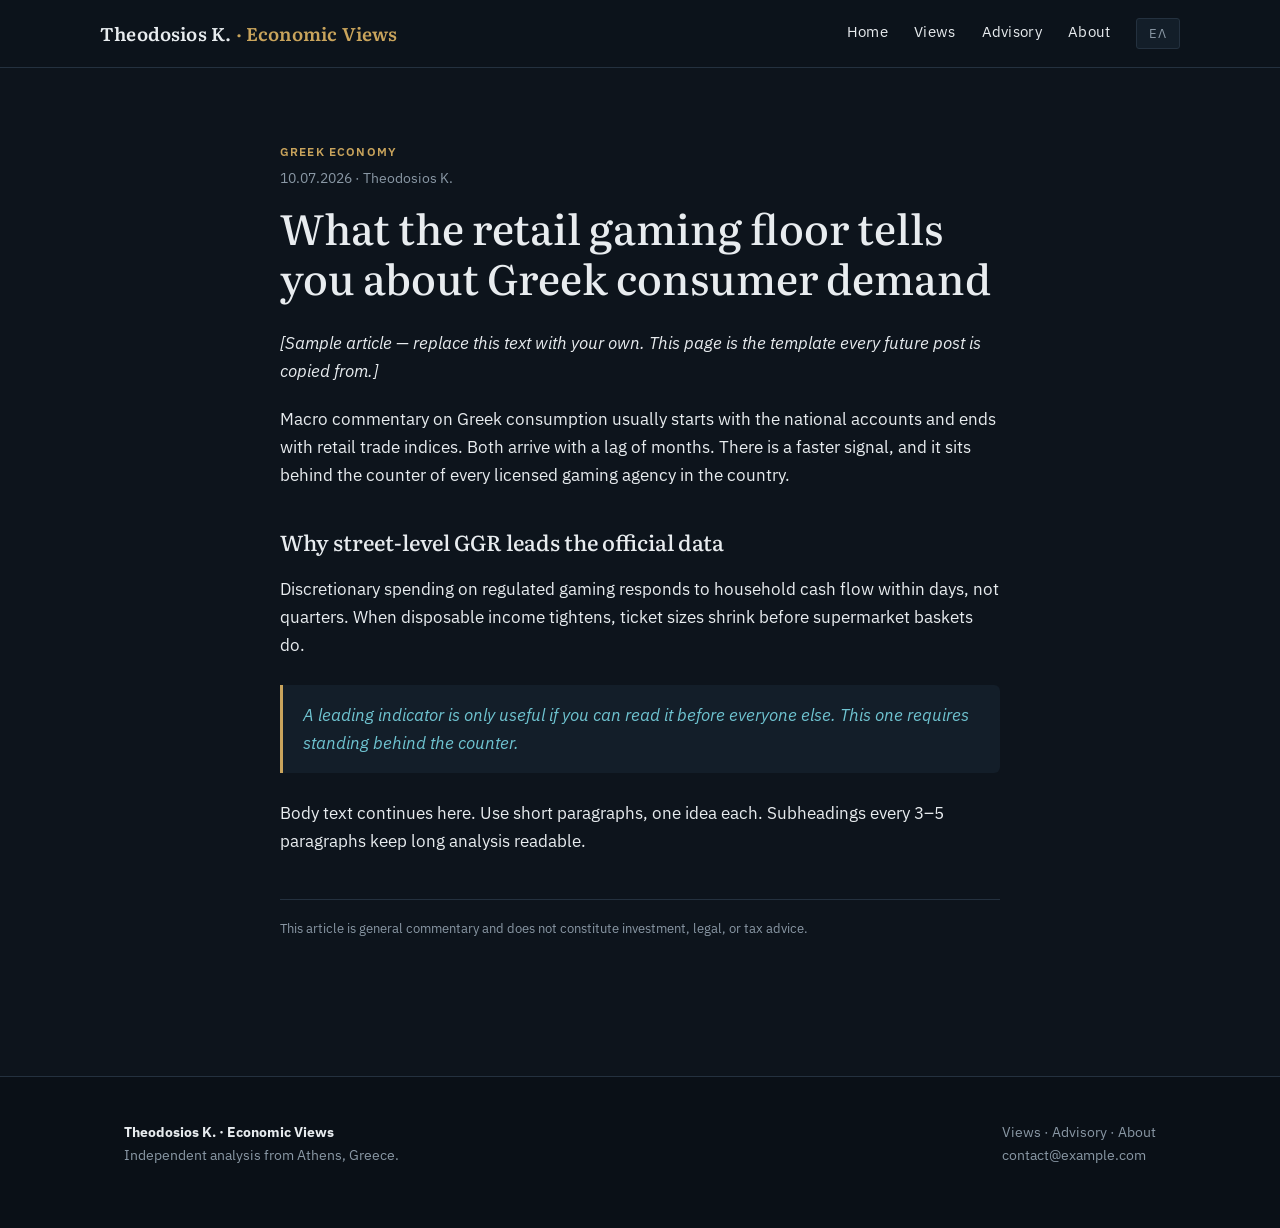
<file: article-sample.html>
<!DOCTYPE html>
<html lang="en" data-lang="en">
<head>
<meta charset="UTF-8">
<meta name="viewport" content="width=device-width, initial-scale=1.0">
<title>What the retail gaming floor tells you about Greek consumer demand — Theodosios K.</title>
<meta name="description" content="GGR trends at street level are a leading indicator most macro commentary ignores.">
<link rel="preconnect" href="https://fonts.googleapis.com">
<link href="https://fonts.googleapis.com/css2?family=Literata:wght@400;500;600&family=IBM+Plex+Sans:wght@400;500;600&display=swap" rel="stylesheet">
<link rel="stylesheet" href="assets/style.css">
<script src="assets/lang.js"></script>
</head>
<body>

<header class="site">
  <div class="wrap site-bar">
    <a class="brand" href="index.html">Theodosios K. <span>· Economic Views</span></a>
    <button class="nav-btn" id="navBtn" aria-label="Menu">☰</button>
    <nav class="main" id="mainNav">
      <a href="index.html"><span class="lang-en">Home</span><span class="lang-el">Αρχική</span></a>
      <a href="articles.html"><span class="lang-en">Views</span><span class="lang-el">Άρθρα</span></a>
      <a href="services.html"><span class="lang-en">Advisory</span><span class="lang-el">Υπηρεσίες</span></a>
      <a href="about.html"><span class="lang-en">About</span><span class="lang-el">Σχετικά</span></a>
      <button class="lang-toggle" id="langToggle" aria-label="Switch language">ΕΛ</button>
    </nav>
  </div>
</header>

<main class="wrap">
  <article class="single">
    <div class="meta">
      <span class="tag"><span class="lang-en">Greek Economy</span><span class="lang-el">Ελληνική Οικονομία</span></span><br>
      <time datetime="2026-07-10">10.07.2026</time> · Theodosios K.
    </div>
    <h1>
      <span class="lang-en">What the retail gaming floor tells you about Greek consumer demand</span>
      <span class="lang-el">Τι σου λέει το ταμείο του πρακτορείου για την ελληνική καταναλωτική ζήτηση</span>
    </h1>

    <!-- ===== ENGLISH BODY ===== -->
    <div class="body lang-en">
      <p><em>[Sample article — replace this text with your own. This page is the template every future post is copied from.]</em></p>
      <p>Macro commentary on Greek consumption usually starts with the national accounts and ends with retail trade indices. Both arrive with a lag of months. There is a faster signal, and it sits behind the counter of every licensed gaming agency in the country.</p>
      <h2>Why street-level GGR leads the official data</h2>
      <p>Discretionary spending on regulated gaming responds to household cash flow within days, not quarters. When disposable income tightens, ticket sizes shrink before supermarket baskets do.</p>
      <blockquote>A leading indicator is only useful if you can read it before everyone else. This one requires standing behind the counter.</blockquote>
      <p>Body text continues here. Use short paragraphs, one idea each. Subheadings every 3–5 paragraphs keep long analysis readable.</p>
    </div>

    <!-- ===== GREEK BODY ===== -->
    <div class="body lang-el">
      <p><em>[Δείγμα άρθρου — αντικαταστήστε το κείμενο με το δικό σας. Αυτή η σελίδα είναι το πρότυπο για κάθε μελλοντικό άρθρο.]</em></p>
      <p>Ο μακροοικονομικός σχολιασμός για την ελληνική κατανάλωση συνήθως ξεκινά από τους εθνικούς λογαριασμούς και τελειώνει στους δείκτες λιανικού εμπορίου. Και τα δύο έρχονται με καθυστέρηση μηνών. Υπάρχει ένα ταχύτερο σήμα — και βρίσκεται πίσω από τον πάγκο κάθε αδειοδοτημένου πρακτορείου στη χώρα.</p>
      <h2>Γιατί το GGR του δρόμου προηγείται των επίσημων στοιχείων</h2>
      <p>Η διακριτική δαπάνη στα ρυθμιζόμενα παίγνια αντιδρά στη ρευστότητα του νοικοκυριού μέσα σε ημέρες, όχι τρίμηνα.</p>
      <blockquote>Ένας πρόδρομος δείκτης είναι χρήσιμος μόνο αν μπορείς να τον διαβάσεις πριν από τους άλλους.</blockquote>
      <p>Το κείμενο συνεχίζεται εδώ. Σύντομες παράγραφοι, μία ιδέα η καθεμία.</p>
    </div>

    <p class="disclaimer">
      <span class="lang-en">This article is general commentary and does not constitute investment, legal, or tax advice.</span>
      <span class="lang-el">Το άρθρο αποτελεί γενικό σχολιασμό και δεν συνιστά επενδυτική, νομική ή φορολογική συμβουλή.</span>
    </p>
  </article>
</main>

<footer class="site">
  <div class="wrap cols">
    <div>
      <div><strong>Theodosios K. · Economic Views</strong></div>
      <div><span class="lang-en">Independent analysis from Athens, Greece.</span><span class="lang-el">Ανεξάρτητη ανάλυση από την Αθήνα.</span></div>
    </div>
    <div>
      <div><a href="articles.html"><span class="lang-en">Views</span><span class="lang-el">Άρθρα</span></a> · <a href="services.html"><span class="lang-en">Advisory</span><span class="lang-el">Υπηρεσίες</span></a> · <a href="about.html"><span class="lang-en">About</span><span class="lang-el">Σχετικά</span></a></div>
      <div><a href="mailto:contact@example.com">contact@example.com</a></div>
    </div>
  </div>
</footer>

</body>
</html>
</file>
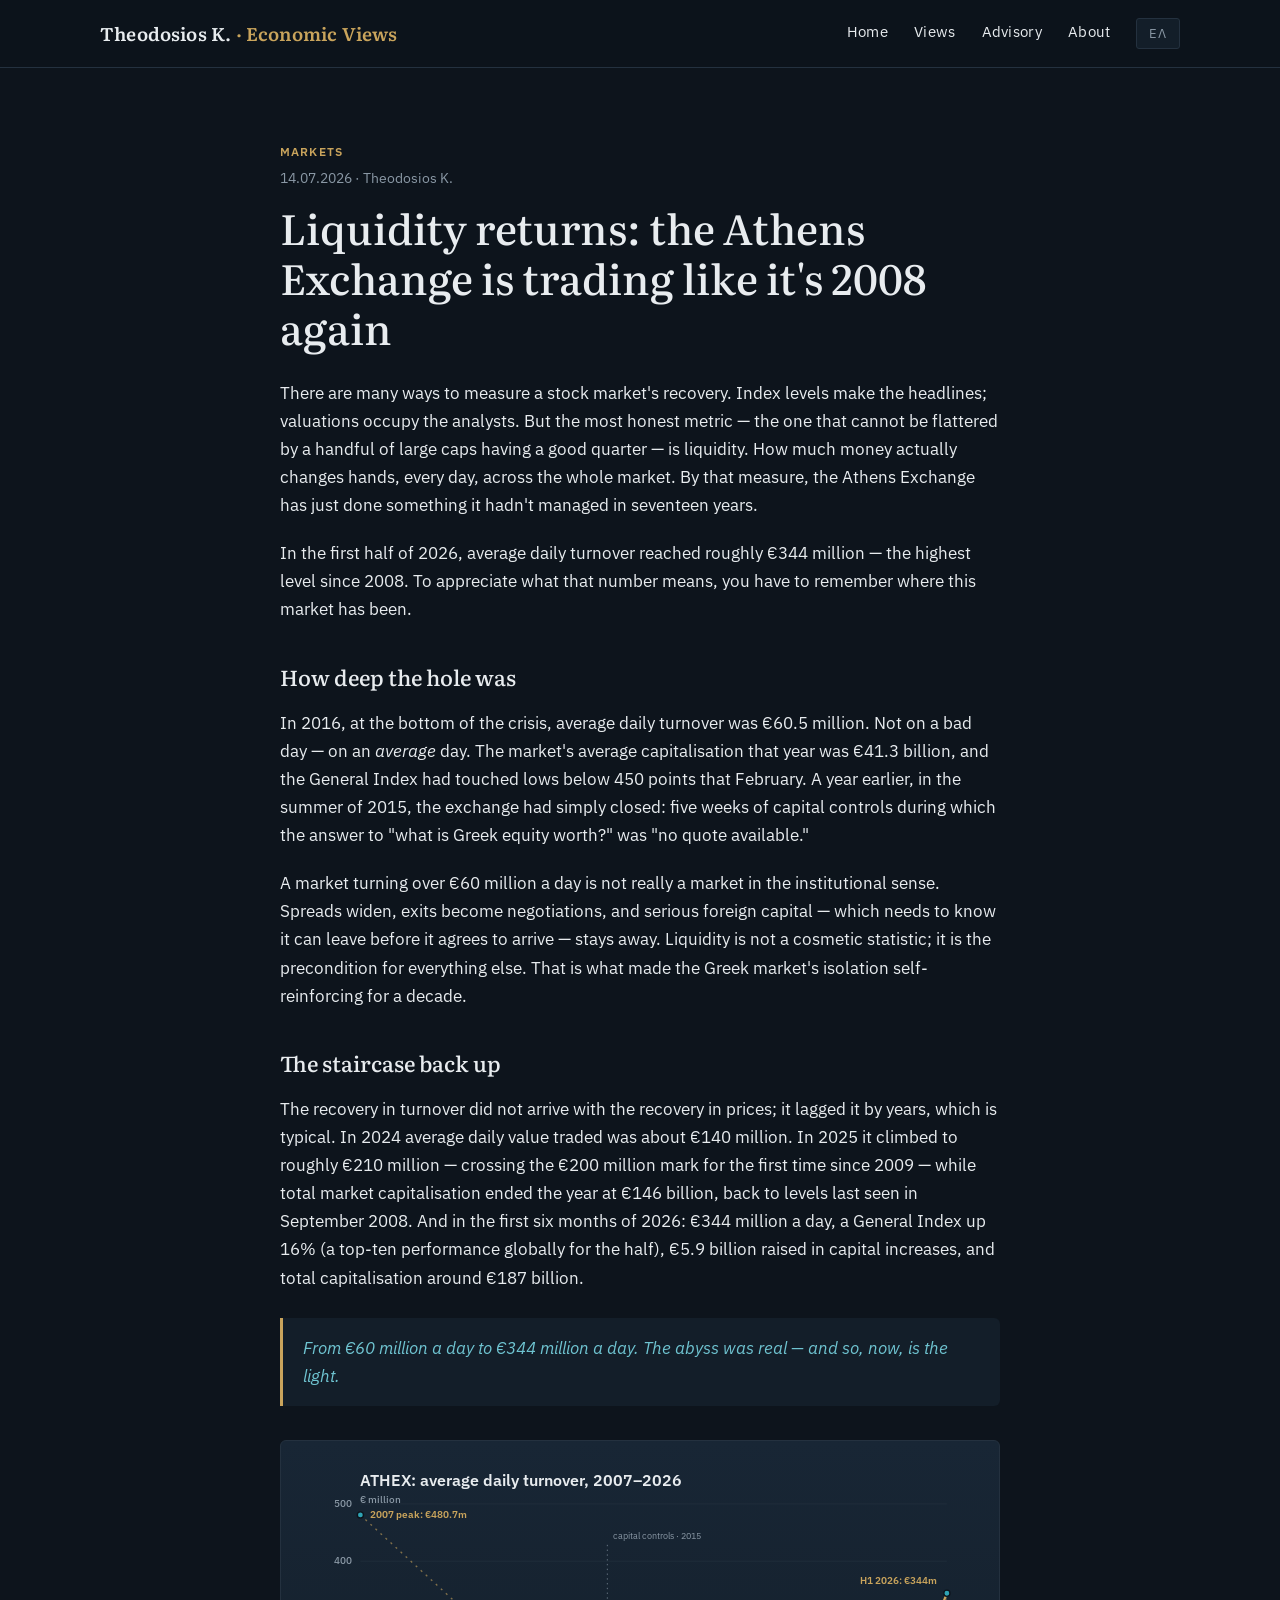
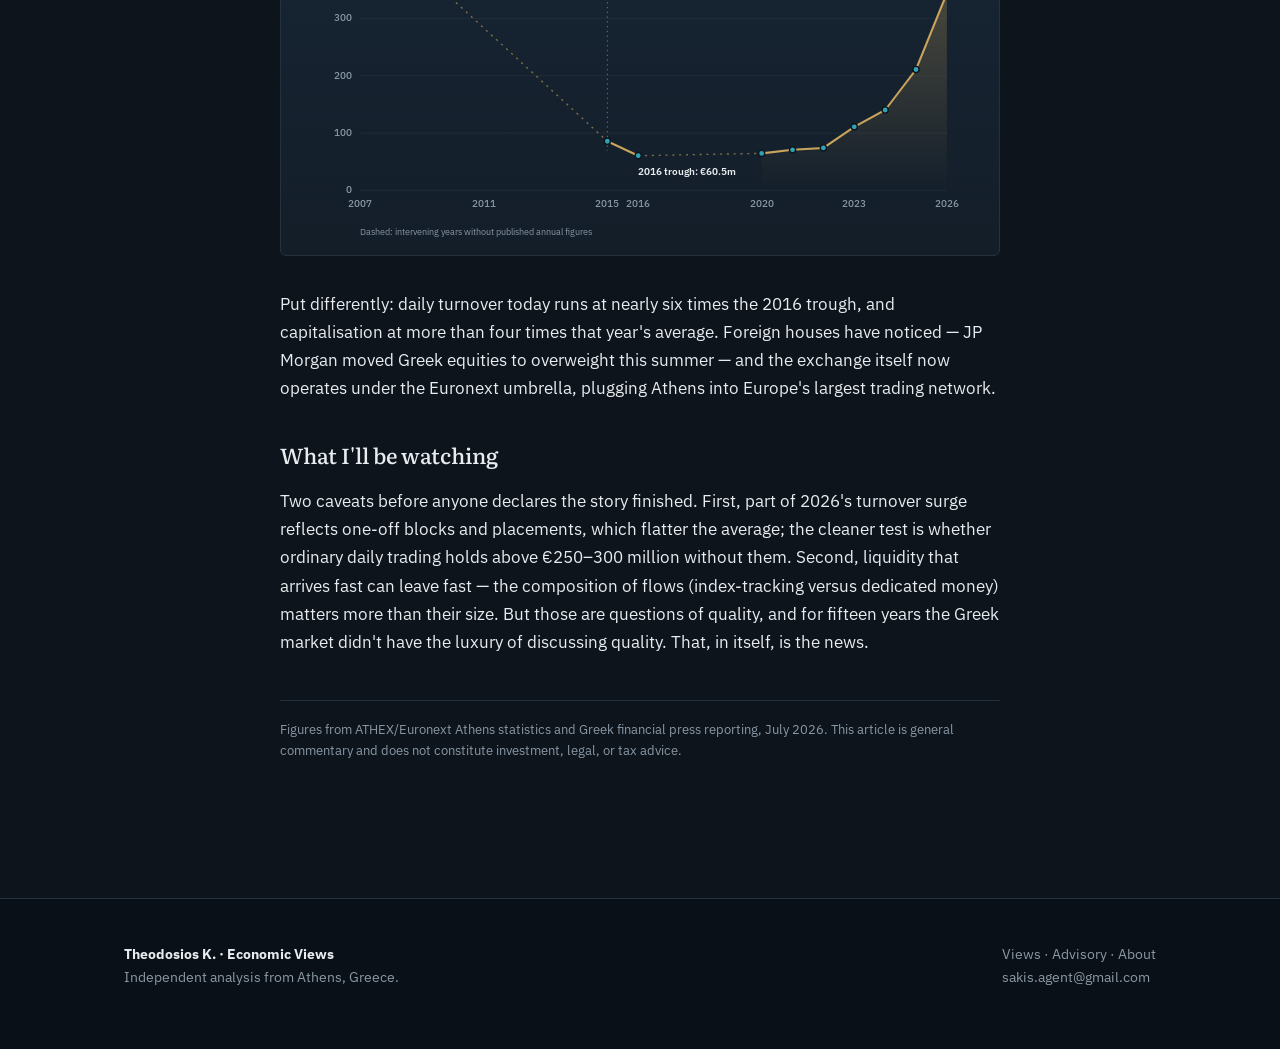
<file: article-xa-liquidity.html>
<!DOCTYPE html>
<html lang="en" data-lang="en">
<head>
<meta charset="UTF-8">
<meta name="viewport" content="width=device-width, initial-scale=1.0">
<title>Liquidity returns: the Athens Exchange is trading like it's 2008 again — Theodosios K.</title>
<meta name="description" content="Average daily turnover on the Athens Exchange has climbed from €60m at the depths of the crisis to €344m in H1 2026 — the highest since 2008. What the numbers say about the recovery.">
<link rel="preconnect" href="https://fonts.googleapis.com">
<link href="https://fonts.googleapis.com/css2?family=Literata:wght@400;500;600&family=IBM+Plex+Sans:wght@400;500;600&display=swap" rel="stylesheet">
<link rel="stylesheet" href="assets/style.css">
<script src="assets/lang.js"></script>
<style>
.chart-fig { margin: 34px 0; background: linear-gradient(180deg,#182635 0%,#131E29 100%); border: 1px solid #24313F; border-radius: 6px; padding: 22px 18px 10px; }
.chart-fig svg { width: 100%; height: auto; display: block; }
</style>
</head>
<body>

<header class="site">
  <div class="wrap site-bar">
    <a class="brand" href="index.html">Theodosios K. <span>· Economic Views</span></a>
    <button class="nav-btn" id="navBtn" aria-label="Menu">☰</button>
    <nav class="main" id="mainNav">
      <a href="index.html"><span class="lang-en">Home</span><span class="lang-el">Αρχική</span></a>
      <a href="articles.html"><span class="lang-en">Views</span><span class="lang-el">Άρθρα</span></a>
      <a href="services.html"><span class="lang-en">Advisory</span><span class="lang-el">Υπηρεσίες</span></a>
      <a href="about.html"><span class="lang-en">About</span><span class="lang-el">Σχετικά</span></a>
      <button class="lang-toggle" id="langToggle" aria-label="Switch language">ΕΛ</button>
    </nav>
  </div>
</header>

<main class="wrap">
  <article class="single">
    <div class="meta">
      <span class="tag"><span class="lang-en">Markets</span><span class="lang-el">Αγορές</span></span><br>
      <time datetime="2026-07-14">14.07.2026</time> · Theodosios K.
    </div>
    <h1>
      <span class="lang-en">Liquidity returns: the Athens Exchange is trading like it's 2008 again</span>
      <span class="lang-el">Η ρευστότητα επέστρεψε: το Χ.Α. συναλλάσσεται ξανά σαν το 2008</span>
    </h1>

    <!-- ===== ENGLISH BODY ===== -->
    <div class="body lang-en">
      <p>There are many ways to measure a stock market's recovery. Index levels make the headlines; valuations occupy the analysts. But the most honest metric — the one that cannot be flattered by a handful of large caps having a good quarter — is liquidity. How much money actually changes hands, every day, across the whole market. By that measure, the Athens Exchange has just done something it hadn't managed in seventeen years.</p>

      <p>In the first half of 2026, average daily turnover reached roughly €344 million — the highest level since 2008. To appreciate what that number means, you have to remember where this market has been.</p>

      <h2>How deep the hole was</h2>
      <p>In 2016, at the bottom of the crisis, average daily turnover was €60.5 million. Not on a bad day — on an <em>average</em> day. The market's average capitalisation that year was €41.3 billion, and the General Index had touched lows below 450 points that February. A year earlier, in the summer of 2015, the exchange had simply closed: five weeks of capital controls during which the answer to "what is Greek equity worth?" was "no quote available."</p>

      <p>A market turning over €60 million a day is not really a market in the institutional sense. Spreads widen, exits become negotiations, and serious foreign capital — which needs to know it can leave before it agrees to arrive — stays away. Liquidity is not a cosmetic statistic; it is the precondition for everything else. That is what made the Greek market's isolation self-reinforcing for a decade.</p>

      <h2>The staircase back up</h2>
      <p>The recovery in turnover did not arrive with the recovery in prices; it lagged it by years, which is typical. In 2024 average daily value traded was about €140 million. In 2025 it climbed to roughly €210 million — crossing the €200 million mark for the first time since 2009 — while total market capitalisation ended the year at €146 billion, back to levels last seen in September 2008. And in the first six months of 2026: €344 million a day, a General Index up 16% (a top-ten performance globally for the half), €5.9 billion raised in capital increases, and total capitalisation around €187 billion.</p>

      <blockquote>From €60 million a day to €344 million a day. The abyss was real — and so, now, is the light.</blockquote>

      <figure class="chart-fig">
<svg viewBox="0 0 1000 560" xmlns="http://www.w3.org/2000/svg" role="img" aria-label="ATHEX: average daily turnover, 2007–2026">
  <defs>
    <linearGradient id="afen" x1="0" y1="0" x2="0" y2="1">
      <stop offset="0%" stop-color="#C9A45C" stop-opacity="0.28"/>
      <stop offset="100%" stop-color="#C9A45C" stop-opacity="0"/>
    </linearGradient>
  </defs>
  <style>
    .cf-t { font: 600 24px "IBM Plex Sans", sans-serif; fill: #E8ECEF; }
    .cf-u { font: 500 15px "IBM Plex Sans", sans-serif; fill: #8A98A5; }
    .ax   { font: 500 14px "IBM Plex Sans", sans-serif; fill: #8A98A5; }
    .gr   { stroke: #24313F; stroke-width: 1; }
    .ln   { fill: none; stroke: #C9A45C; stroke-width: 3; stroke-linecap: round; }
    .lnd  { fill: none; stroke: #C9A45C; stroke-width: 2; stroke-dasharray: 3 7; opacity: 0.6; }
    .dot  { fill: #2FA3B4; stroke: #0D141C; stroke-width: 2; }
    .ann  { font: 600 15px "IBM Plex Sans", sans-serif; fill: #E8ECEF; }
    .anb  { font: 600 15px "IBM Plex Sans", sans-serif; fill: #C9A45C; }
    .cc   { stroke: #8A98A5; stroke-width: 1; stroke-dasharray: 2 5; }
    .nt   { font: 400 13px "IBM Plex Sans", sans-serif; fill: #8A98A5; }
    .draw { stroke-dasharray: 1200; stroke-dashoffset: 1200; animation: cfd 2s ease-out .2s forwards; }
    @keyframes cfd { to { stroke-dashoffset: 0; } }
    @media (prefers-reduced-motion: reduce) { .draw { animation: none; stroke-dashoffset: 0; } }
  </style>
  <text x="90" y="34" class="cf-t">ATHEX: average daily turnover, 2007–2026</text>
  <text x="90" y="58" class="cf-u">€ million</text>
  <line x1="90" y1="480.0" x2="950" y2="480.0" class="gr"/><text x="78" y="484.0" class="ax" text-anchor="end">0</text><line x1="90" y1="396.0" x2="950" y2="396.0" class="gr"/><text x="78" y="400.0" class="ax" text-anchor="end">100</text><line x1="90" y1="312.0" x2="950" y2="312.0" class="gr"/><text x="78" y="316.0" class="ax" text-anchor="end">200</text><line x1="90" y1="228.0" x2="950" y2="228.0" class="gr"/><text x="78" y="232.0" class="ax" text-anchor="end">300</text><line x1="90" y1="144.0" x2="950" y2="144.0" class="gr"/><text x="78" y="148.0" class="ax" text-anchor="end">400</text><line x1="90" y1="60.0" x2="950" y2="60.0" class="gr"/><text x="78" y="64.0" class="ax" text-anchor="end">500</text>
  <text x="90.0" y="505" class="ax" text-anchor="middle">2007</text><text x="271.0526315789474" y="505" class="ax" text-anchor="middle">2011</text><text x="452.10526315789474" y="505" class="ax" text-anchor="middle">2015</text><text x="497.36842105263156" y="505" class="ax" text-anchor="middle">2016</text><text x="678.421052631579" y="505" class="ax" text-anchor="middle">2020</text><text x="814.2105263157895" y="505" class="ax" text-anchor="middle">2023</text><text x="950.0" y="505" class="ax" text-anchor="middle">2026</text>
  <path d="M678.4,425.8 L723.7,420.5 L768.9,417.8 L814.2,386.8 L859.5,362.2 L904.7,302.8 L950.0,191.0 L950.0,480 L678.4,480 Z" fill="url(#afen)"/>
  <path d="M90.0,76.2 L452.1,408.0" class="lnd"/>
  <path d="M452.1,408.0 L497.4,429.2" class="ln"/>
  <path d="M497.4,429.2 L678.4,425.8" class="lnd"/>
  <path d="M678.4,425.8 L723.7,420.5 L768.9,417.8 L814.2,386.8 L859.5,362.2 L904.7,302.8 L950.0,191.0" class="ln draw"/>
  <line x1="452.10526315789474" y1="120" x2="452.10526315789474" y2="422.0" class="cc"/>
  <text x="460.10526315789474" y="112" class="nt">capital controls · 2015</text>
  <circle cx="90.0" cy="76.2" r="4.5" class="dot"/><circle cx="452.1" cy="408.0" r="4.5" class="dot"/><circle cx="497.4" cy="429.2" r="4.5" class="dot"/><circle cx="678.4" cy="425.8" r="4.5" class="dot"/><circle cx="723.7" cy="420.5" r="4.5" class="dot"/><circle cx="768.9" cy="417.8" r="4.5" class="dot"/><circle cx="814.2" cy="386.8" r="4.5" class="dot"/><circle cx="859.5" cy="362.2" r="4.5" class="dot"/><circle cx="904.7" cy="302.8" r="4.5" class="dot"/><circle cx="950.0" cy="191.0" r="4.5" class="dot"/>
  <text x="104.0" y="81.2" class="anb">2007 peak: €480.7m</text>
  <text x="497.4" y="457.2" class="ann">2016 trough: €60.5m</text>
  <text x="936.0" y="177.0" class="anb" text-anchor="end">H1 2026: €344m</text>
  <text x="90" y="545" class="nt">Dashed: intervening years without published annual figures</text>
</svg>
</figure>

      <p>Put differently: daily turnover today runs at nearly six times the 2016 trough, and capitalisation at more than four times that year's average. Foreign houses have noticed — JP Morgan moved Greek equities to overweight this summer — and the exchange itself now operates under the Euronext umbrella, plugging Athens into Europe's largest trading network.</p>

      <h2>What I'll be watching</h2>
      <p>Two caveats before anyone declares the story finished. First, part of 2026's turnover surge reflects one-off blocks and placements, which flatter the average; the cleaner test is whether ordinary daily trading holds above €250–300 million without them. Second, liquidity that arrives fast can leave fast — the composition of flows (index-tracking versus dedicated money) matters more than their size. But those are questions of quality, and for fifteen years the Greek market didn't have the luxury of discussing quality. That, in itself, is the news.</p>
    </div>

    <!-- ===== GREEK BODY ===== -->
    <div class="body lang-el">
      <p>Υπάρχουν πολλοί τρόποι να μετρήσεις την ανάκαμψη ενός χρηματιστηρίου. Τα επίπεδα των δεικτών κάνουν τους τίτλους· οι αποτιμήσεις απασχολούν τους αναλυτές. Αλλά το πιο ειλικρινές μέτρο — αυτό που δεν μπορεί να το κολακέψει ένα καλό τρίμηνο τεσσάρων-πέντε blue chips — είναι η ρευστότητα. Πόσα χρήματα αλλάζουν πραγματικά χέρια, κάθε μέρα, σε όλο το ταμπλό. Με αυτό το μέτρο, το Χρηματιστήριο Αθηνών μόλις πέτυχε κάτι που είχε να το καταφέρει δεκαεπτά χρόνια.</p>

      <p>Στο πρώτο εξάμηνο του 2026, η μέση ημερήσια αξία συναλλαγών διαμορφώθηκε κοντά στα 344 εκατομμύρια ευρώ — το υψηλότερο επίπεδο από το 2008. Για να εκτιμήσεις τι σημαίνει αυτός ο αριθμός, πρέπει να θυμηθείς από πού ερχόμαστε.</p>

      <h2>Πόσο βαθύς ήταν ο πάτος</h2>
      <p>Το 2016, στον πυθμένα της κρίσης, η μέση ημερήσια αξία συναλλαγών ήταν 60,5 εκατομμύρια ευρώ. Όχι σε μια κακή μέρα — σε <em>μέση</em> μέρα. Η μέση κεφαλαιοποίηση της αγοράς εκείνη τη χρονιά ήταν 41,3 δισεκατομμύρια ευρώ, και ο Γενικός Δείκτης είχε αγγίξει τον Φεβρουάριο χαμηλά κάτω από τις 450 μονάδες. Έναν χρόνο νωρίτερα, το καλοκαίρι του 2015, το χρηματιστήριο απλώς είχε κλείσει: πέντε εβδομάδες capital controls, κατά τις οποίες η απάντηση στο «πόσο αξίζει η ελληνική μετοχή;» ήταν «δεν υπάρχει τιμή».</p>

      <p>Μια αγορά που γυρίζει 60 εκατομμύρια τη μέρα δεν είναι πραγματικά αγορά με θεσμική έννοια. Τα spreads ανοίγουν, η έξοδος γίνεται διαπραγμάτευση, και το σοβαρό ξένο κεφάλαιο — που πρέπει να ξέρει ότι μπορεί να φύγει πριν δεχτεί να έρθει — μένει μακριά. Η ρευστότητα δεν είναι διακοσμητικό στατιστικό· είναι η προϋπόθεση για όλα τα υπόλοιπα. Αυτό έκανε την απομόνωση της ελληνικής αγοράς αυτοτροφοδοτούμενη για μια δεκαετία.</p>

      <h2>Η σκάλα της επιστροφής</h2>
      <p>Η ανάκαμψη του τζίρου δεν ήρθε μαζί με την ανάκαμψη των τιμών· καθυστέρησε χρόνια, όπως συνήθως. Το 2024 η μέση ημερήσια αξία ήταν περίπου 140 εκατομμύρια ευρώ. Το 2025 ανέβηκε κοντά στα 210 εκατομμύρια — ξεπερνώντας το φράγμα των 200 εκατομμυρίων για πρώτη φορά από το 2009 — ενώ η συνολική κεφαλαιοποίηση έκλεισε τη χρονιά στα 146 δισεκατομμύρια ευρώ, σε επίπεδα Σεπτεμβρίου 2008. Και στο πρώτο εξάμηνο του 2026: 344 εκατομμύρια τη μέρα, Γενικός Δείκτης +16% (δέκατη καλύτερη επίδοση παγκοσμίως για το εξάμηνο), 5,9 δισεκατομμύρια αντληθέντα από αυξήσεις κεφαλαίου, και συνολική κεφαλαιοποίηση γύρω στα 187 δισεκατομμύρια.</p>

      <blockquote>Από 60 εκατομμύρια τη μέρα στα 344. Η άβυσσος ήταν πραγματική — και τώρα, πραγματικό είναι και το φως.</blockquote>

      <figure class="chart-fig">
<svg viewBox="0 0 1000 560" xmlns="http://www.w3.org/2000/svg" role="img" aria-label="Χ.Α.: μέση ημερήσια αξία συναλλαγών, 2007–2026">
  <defs>
    <linearGradient id="afel" x1="0" y1="0" x2="0" y2="1">
      <stop offset="0%" stop-color="#C9A45C" stop-opacity="0.28"/>
      <stop offset="100%" stop-color="#C9A45C" stop-opacity="0"/>
    </linearGradient>
  </defs>
  <style>
    .cf-t { font: 600 24px "IBM Plex Sans", sans-serif; fill: #E8ECEF; }
    .cf-u { font: 500 15px "IBM Plex Sans", sans-serif; fill: #8A98A5; }
    .ax   { font: 500 14px "IBM Plex Sans", sans-serif; fill: #8A98A5; }
    .gr   { stroke: #24313F; stroke-width: 1; }
    .ln   { fill: none; stroke: #C9A45C; stroke-width: 3; stroke-linecap: round; }
    .lnd  { fill: none; stroke: #C9A45C; stroke-width: 2; stroke-dasharray: 3 7; opacity: 0.6; }
    .dot  { fill: #2FA3B4; stroke: #0D141C; stroke-width: 2; }
    .ann  { font: 600 15px "IBM Plex Sans", sans-serif; fill: #E8ECEF; }
    .anb  { font: 600 15px "IBM Plex Sans", sans-serif; fill: #C9A45C; }
    .cc   { stroke: #8A98A5; stroke-width: 1; stroke-dasharray: 2 5; }
    .nt   { font: 400 13px "IBM Plex Sans", sans-serif; fill: #8A98A5; }
    .draw { stroke-dasharray: 1200; stroke-dashoffset: 1200; animation: cfd 2s ease-out .2s forwards; }
    @keyframes cfd { to { stroke-dashoffset: 0; } }
    @media (prefers-reduced-motion: reduce) { .draw { animation: none; stroke-dashoffset: 0; } }
  </style>
  <text x="90" y="34" class="cf-t">Χ.Α.: μέση ημερήσια αξία συναλλαγών, 2007–2026</text>
  <text x="90" y="58" class="cf-u">εκατ. €</text>
  <line x1="90" y1="480.0" x2="950" y2="480.0" class="gr"/><text x="78" y="484.0" class="ax" text-anchor="end">0</text><line x1="90" y1="396.0" x2="950" y2="396.0" class="gr"/><text x="78" y="400.0" class="ax" text-anchor="end">100</text><line x1="90" y1="312.0" x2="950" y2="312.0" class="gr"/><text x="78" y="316.0" class="ax" text-anchor="end">200</text><line x1="90" y1="228.0" x2="950" y2="228.0" class="gr"/><text x="78" y="232.0" class="ax" text-anchor="end">300</text><line x1="90" y1="144.0" x2="950" y2="144.0" class="gr"/><text x="78" y="148.0" class="ax" text-anchor="end">400</text><line x1="90" y1="60.0" x2="950" y2="60.0" class="gr"/><text x="78" y="64.0" class="ax" text-anchor="end">500</text>
  <text x="90.0" y="505" class="ax" text-anchor="middle">2007</text><text x="271.0526315789474" y="505" class="ax" text-anchor="middle">2011</text><text x="452.10526315789474" y="505" class="ax" text-anchor="middle">2015</text><text x="497.36842105263156" y="505" class="ax" text-anchor="middle">2016</text><text x="678.421052631579" y="505" class="ax" text-anchor="middle">2020</text><text x="814.2105263157895" y="505" class="ax" text-anchor="middle">2023</text><text x="950.0" y="505" class="ax" text-anchor="middle">2026</text>
  <path d="M678.4,425.8 L723.7,420.5 L768.9,417.8 L814.2,386.8 L859.5,362.2 L904.7,302.8 L950.0,191.0 L950.0,480 L678.4,480 Z" fill="url(#afel)"/>
  <path d="M90.0,76.2 L452.1,408.0" class="lnd"/>
  <path d="M452.1,408.0 L497.4,429.2" class="ln"/>
  <path d="M497.4,429.2 L678.4,425.8" class="lnd"/>
  <path d="M678.4,425.8 L723.7,420.5 L768.9,417.8 L814.2,386.8 L859.5,362.2 L904.7,302.8 L950.0,191.0" class="ln draw"/>
  <line x1="452.10526315789474" y1="120" x2="452.10526315789474" y2="422.0" class="cc"/>
  <text x="460.10526315789474" y="112" class="nt">capital controls · 2015</text>
  <circle cx="90.0" cy="76.2" r="4.5" class="dot"/><circle cx="452.1" cy="408.0" r="4.5" class="dot"/><circle cx="497.4" cy="429.2" r="4.5" class="dot"/><circle cx="678.4" cy="425.8" r="4.5" class="dot"/><circle cx="723.7" cy="420.5" r="4.5" class="dot"/><circle cx="768.9" cy="417.8" r="4.5" class="dot"/><circle cx="814.2" cy="386.8" r="4.5" class="dot"/><circle cx="859.5" cy="362.2" r="4.5" class="dot"/><circle cx="904.7" cy="302.8" r="4.5" class="dot"/><circle cx="950.0" cy="191.0" r="4.5" class="dot"/>
  <text x="104.0" y="81.2" class="anb">Κορυφή 2007: 480,7 εκατ.</text>
  <text x="497.4" y="457.2" class="ann">Πάτος 2016: 60,5 εκατ.</text>
  <text x="936.0" y="177.0" class="anb" text-anchor="end">Α' εξάμ. 2026: 344 εκατ.</text>
  <text x="90" y="545" class="nt">Διακεκομμένα: ενδιάμεσα έτη χωρίς δημοσιευμένα ετήσια στοιχεία</text>
</svg>
</figure>

      <p>Με άλλα λόγια: ο ημερήσιος τζίρος σήμερα τρέχει σχεδόν στο εξαπλάσιο του πάτου του 2016, και η κεφαλαιοποίηση σε πάνω από τετραπλάσιο της μέσης τιμής εκείνης της χρονιάς. Οι ξένοι οίκοι το έχουν προσέξει — η JP Morgan αναβάθμισε τις ελληνικές μετοχές σε overweight αυτό το καλοκαίρι — ενώ το ίδιο το χρηματιστήριο λειτουργεί πλέον κάτω από την ομπρέλα της Euronext, κουμπώνοντας την Αθήνα στο μεγαλύτερο δίκτυο συναλλαγών της Ευρώπης.</p>

      <h2>Τι θα παρακολουθώ</h2>
      <p>Δύο επιφυλάξεις πριν κηρύξει κανείς το τέλος της ιστορίας. Πρώτον, μέρος της φετινής έκρηξης του τζίρου οφείλεται σε έκτακτα πακέτα και placements, που κολακεύουν τον μέσο όρο· το καθαρότερο τεστ είναι αν ο συνηθισμένος ημερήσιος τζίρος κρατηθεί πάνω από τα 250–300 εκατομμύρια χωρίς αυτά. Δεύτερον, η ρευστότητα που έρχεται γρήγορα μπορεί και να φύγει γρήγορα — η σύνθεση των ροών (παθητικά κεφάλαια δεικτών έναντι dedicated χρήματος) μετράει περισσότερο από το μέγεθός τους. Αλλά αυτά είναι ερωτήματα ποιότητας· και επί δεκαπέντε χρόνια η ελληνική αγορά δεν είχε την πολυτέλεια να συζητά για ποιότητα. Αυτό, από μόνο του, είναι η είδηση.</p>
    </div>

    <p class="disclaimer">
      <span class="lang-en">Figures from ATHEX/Euronext Athens statistics and Greek financial press reporting, July 2026. This article is general commentary and does not constitute investment, legal, or tax advice.</span>
      <span class="lang-el">Στοιχεία από τις στατιστικές του Χ.Α./Euronext Athens και τον ελληνικό οικονομικό Τύπο, Ιούλιος 2026. Το άρθρο αποτελεί γενικό σχολιασμό και δεν συνιστά επενδυτική, νομική ή φορολογική συμβουλή.</span>
    </p>
  </article>
</main>

<footer class="site">
  <div class="wrap cols">
    <div>
      <div><strong>Theodosios K. · Economic Views</strong></div>
      <div><span class="lang-en">Independent analysis from Athens, Greece.</span><span class="lang-el">Ανεξάρτητη ανάλυση από την Αθήνα.</span></div>
    </div>
    <div>
      <div><a href="articles.html"><span class="lang-en">Views</span><span class="lang-el">Άρθρα</span></a> · <a href="services.html"><span class="lang-en">Advisory</span><span class="lang-el">Υπηρεσίες</span></a> · <a href="about.html"><span class="lang-en">About</span><span class="lang-el">Σχετικά</span></a></div>
      <div><a href="mailto:sakis.agent@gmail.com">sakis.agent@gmail.com</a></div>
    </div>
  </div>
</footer>

</body>
</html>
</file>
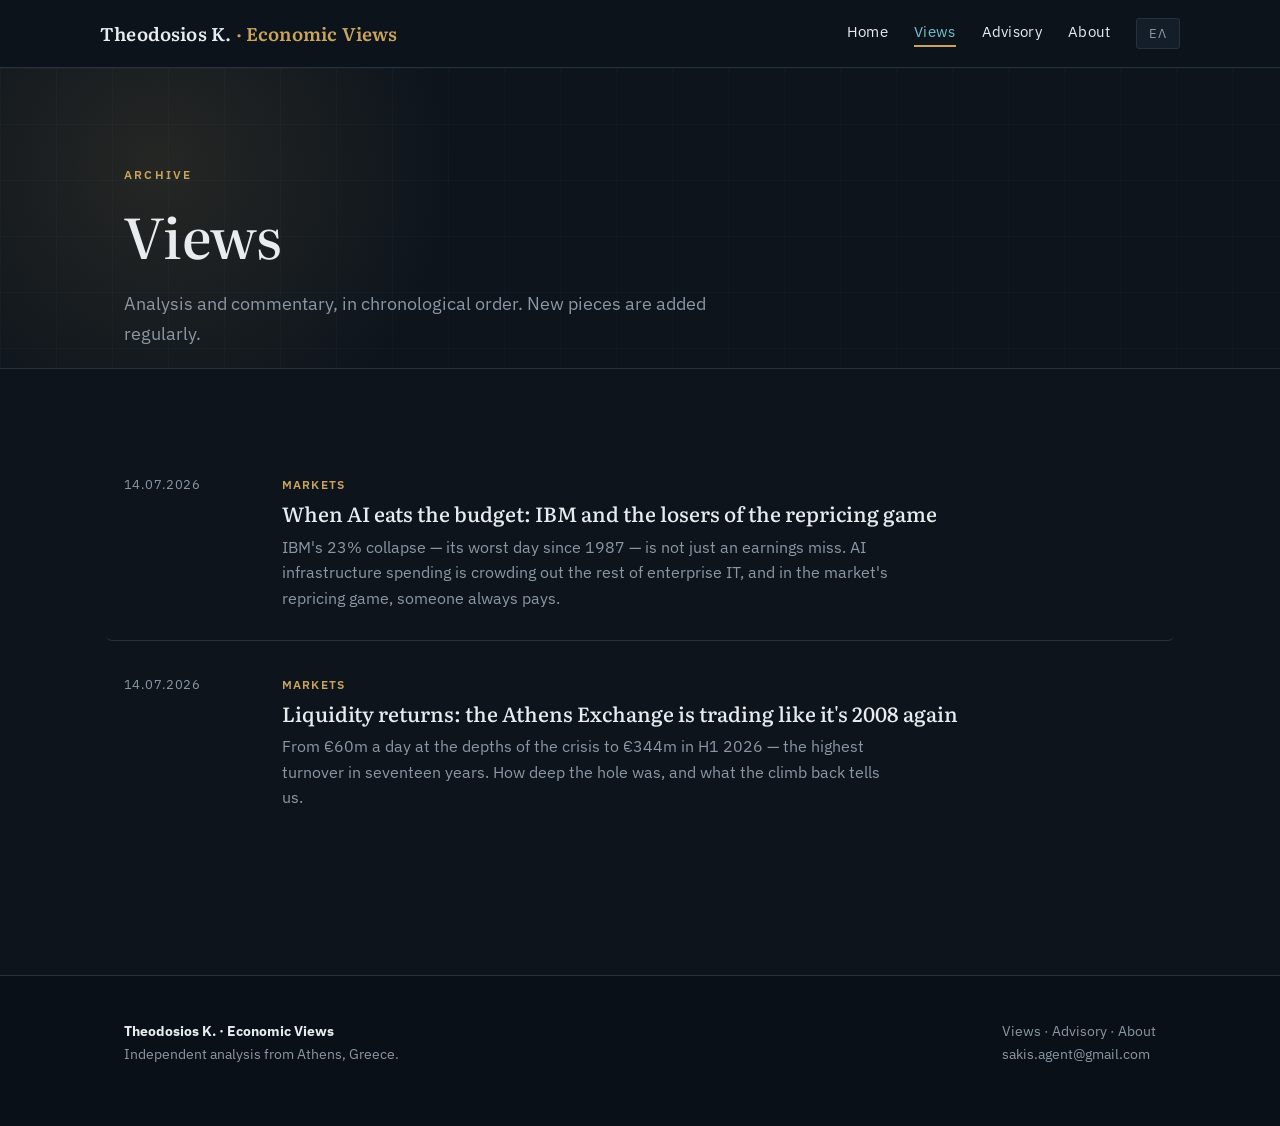
<file: articles.html>
<!DOCTYPE html>
<html lang="en" data-lang="en">
<head>
<meta charset="UTF-8">
<meta name="viewport" content="width=device-width, initial-scale=1.0">
<title>Views — Theodosios K.</title>
<meta name="description" content="All articles: markets, Greek macro, gaming-sector analysis.">
<link rel="preconnect" href="https://fonts.googleapis.com">
<link href="https://fonts.googleapis.com/css2?family=Literata:wght@400;500;600&family=IBM+Plex+Sans:wght@400;500;600&display=swap" rel="stylesheet">
<link rel="stylesheet" href="assets/style.css">
<script src="assets/lang.js"></script>
</head>
<body>

<header class="site">
  <div class="wrap site-bar">
    <a class="brand" href="index.html">Theodosios K. <span>· Economic Views</span></a>
    <button class="nav-btn" id="navBtn" aria-label="Menu">☰</button>
    <nav class="main" id="mainNav">
      <a href="index.html"><span class="lang-en">Home</span><span class="lang-el">Αρχική</span></a>
      <a href="articles.html" aria-current="page"><span class="lang-en">Views</span><span class="lang-el">Άρθρα</span></a>
      <a href="services.html"><span class="lang-en">Advisory</span><span class="lang-el">Υπηρεσίες</span></a>
      <a href="about.html"><span class="lang-en">About</span><span class="lang-el">Σχετικά</span></a>
      <button class="lang-toggle" id="langToggle" aria-label="Switch language">ΕΛ</button>
    </nav>
  </div>
</header>

<main>
  <section class="hero" style="padding-bottom:20px;">
    <div class="wrap">
      <p class="eyebrow"><span class="lang-en">Archive</span><span class="lang-el">Αρχείο</span></p>
      <h1><span class="lang-en">Views</span><span class="lang-el">Άρθρα</span></h1>
      <p class="lede"><span class="lang-en">Analysis and commentary, in chronological order. New pieces are added regularly.</span><span class="lang-el">Ανάλυση και σχολιασμός, σε χρονολογική σειρά. Νέα κείμενα προστίθενται τακτικά.</span></p>
    </div>
  </section>

  <section class="block">
    <div class="wrap">
      <div class="post-list"><div class="post">
  <time datetime="2026-07-14">14.07.2026</time>
  <div>
    <span class="tag"><span class="lang-en">Markets</span><span class="lang-el">Αγορές</span></span>
    <h3><a href="article-ai-crowding-out.html"><span class="lang-en">When AI eats the budget: IBM and the losers of the repricing game</span><span class="lang-el">Όταν το AI τρώει τον προϋπολογισμό: η IBM και οι χαμένοι του παιχνιδιού ανατιμολόγησης</span></a></h3>
    <p><span class="lang-en">IBM's 23% collapse — its worst day since 1987 — is not just an earnings miss. AI infrastructure spending is crowding out the rest of enterprise IT, and in the market's repricing game, someone always pays.</span><span class="lang-el">Η κατάρρευση 23% της IBM — η χειρότερη μέρα της από το 1987 — δεν είναι απλώς μια αστοχία κερδών. Το AI capex εκτοπίζει τον υπόλοιπο εταιρικό προϋπολογισμό πληροφορικής, και στο παιχνίδι ανατιμολόγησης της αγοράς πάντα κάποιος πληρώνει.</span></p>
  </div>
</div>
        <div class="post">
          <time datetime="2026-07-14">14.07.2026</time>
          <div>
            <span class="tag"><span class="lang-en">Markets</span><span class="lang-el">Αγορές</span></span>
            <h3><a href="article-xa-liquidity.html"><span class="lang-en">Liquidity returns: the Athens Exchange is trading like it's 2008 again</span><span class="lang-el">Η ρευστότητα επέστρεψε: το Χ.Α. συναλλάσσεται ξανά σαν το 2008</span></a></h3>
            <p><span class="lang-en">From €60m a day at the depths of the crisis to €344m in H1 2026 — the highest turnover in seventeen years. How deep the hole was, and what the climb back tells us.</span><span class="lang-el">Από 60 εκατ. ευρώ τη μέρα στον πάτο της κρίσης, στα 344 εκατ. στο α' εξάμηνο 2026 — ο υψηλότερος τζίρος σε δεκαεπτά χρόνια. Πόσο βαθύς ήταν ο πάτος και τι μας λέει η επιστροφή.</span></p>
          </div>
        </div>
      </div>
    </div>
  </section>
</main>

<footer class="site">
  <div class="wrap cols">
    <div>
      <div><strong>Theodosios K. · Economic Views</strong></div>
      <div><span class="lang-en">Independent analysis from Athens, Greece.</span><span class="lang-el">Ανεξάρτητη ανάλυση από την Αθήνα.</span></div>
    </div>
    <div>
      <div><a href="articles.html"><span class="lang-en">Views</span><span class="lang-el">Άρθρα</span></a> · <a href="services.html"><span class="lang-en">Advisory</span><span class="lang-el">Υπηρεσίες</span></a> · <a href="about.html"><span class="lang-en">About</span><span class="lang-el">Σχετικά</span></a></div>
      <div><a href="mailto:sakis.agent@gmail.com">sakis.agent@gmail.com</a></div>
    </div>
  </div>
</footer>

</body>
</html>
</file>
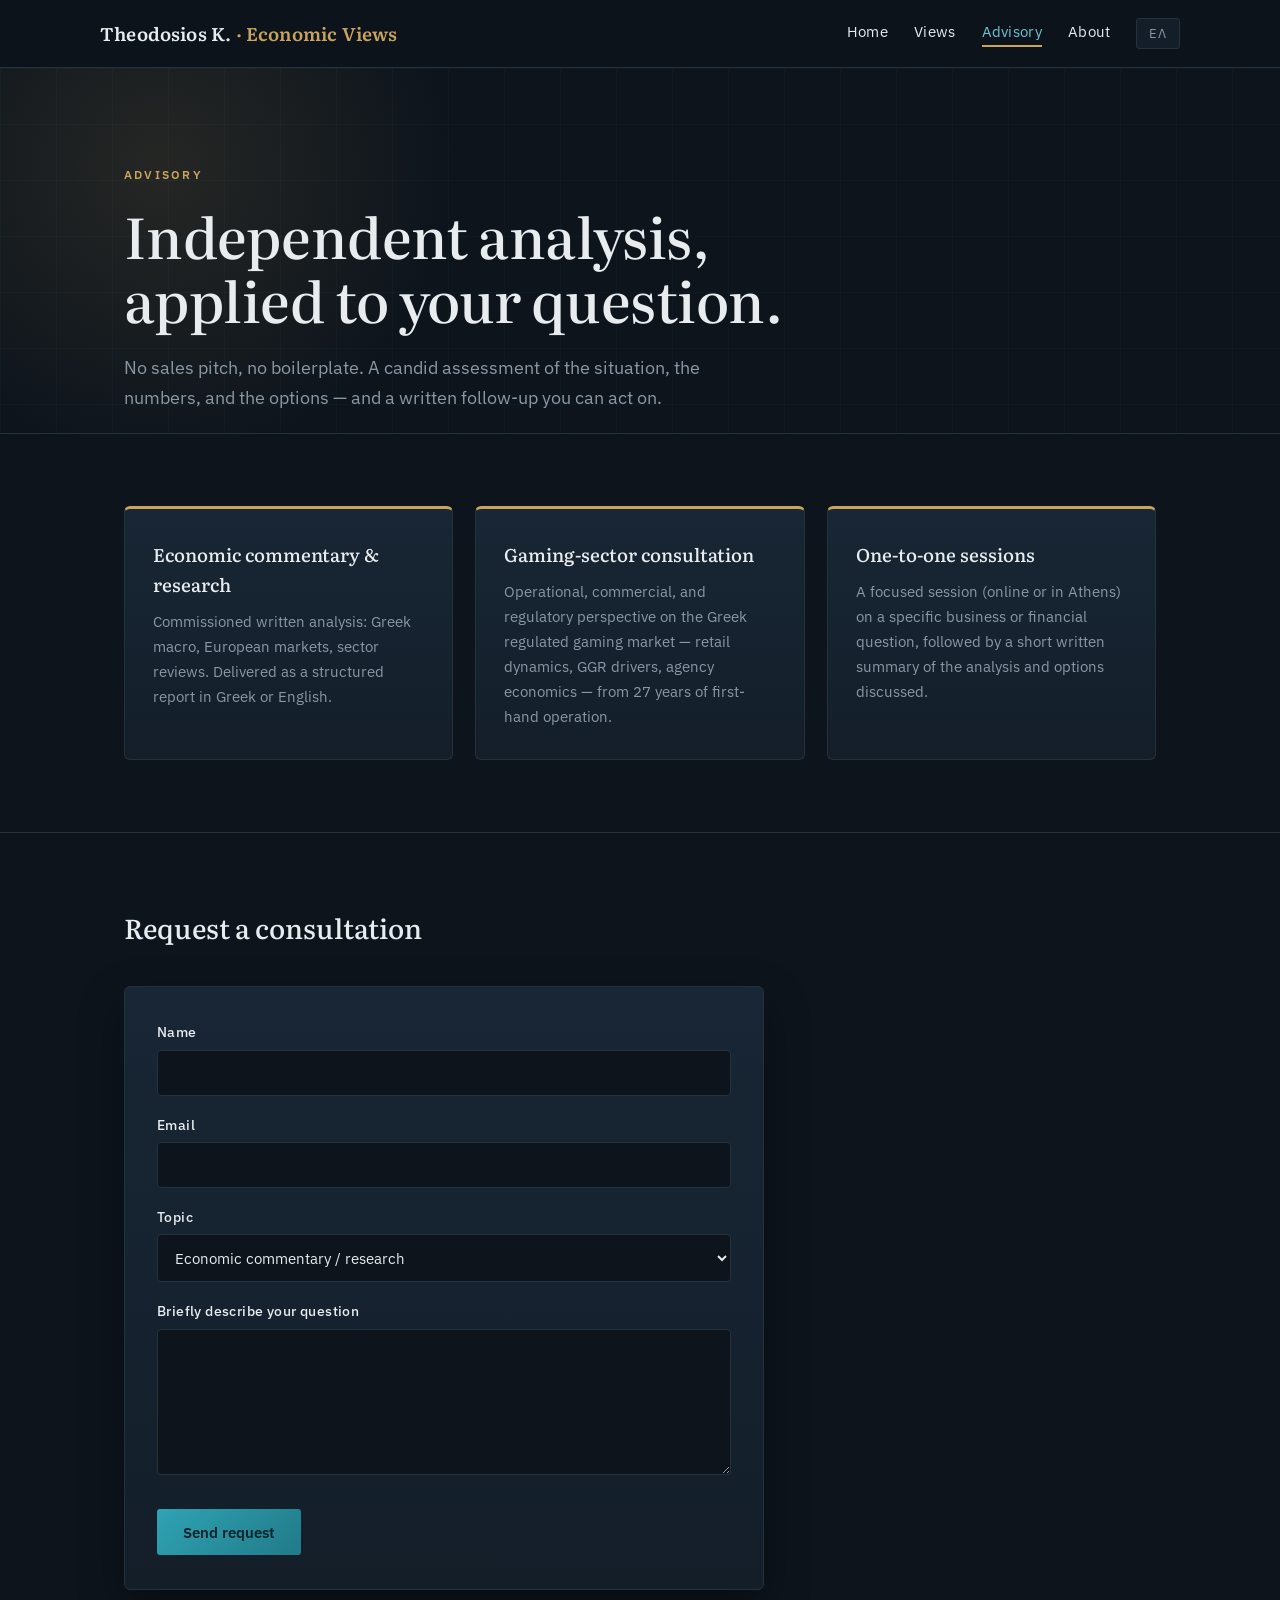
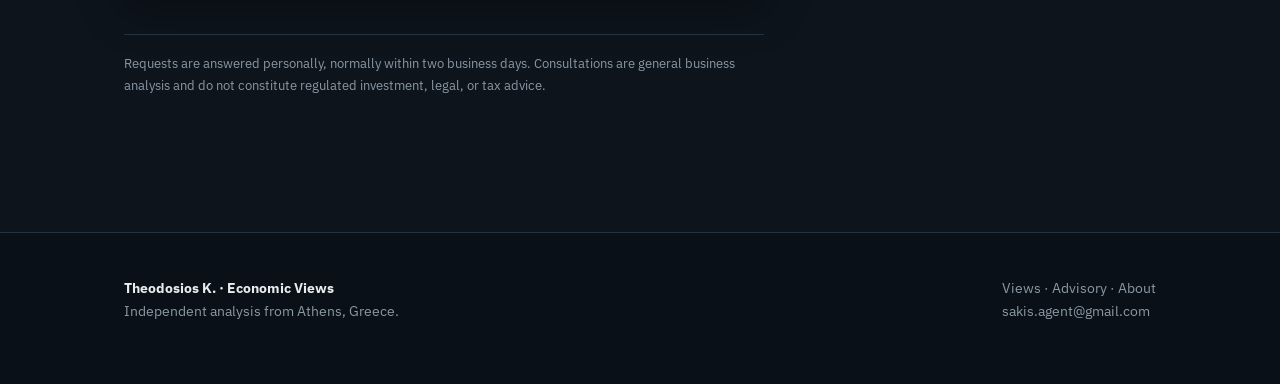
<file: services.html>
<!DOCTYPE html>
<html lang="en" data-lang="en">
<head>
<meta charset="UTF-8">
<meta name="viewport" content="width=device-width, initial-scale=1.0">
<title>Advisory & Consultation — Theodosios K.</title>
<meta name="description" content="Economic commentary, gaming-sector insight, and one-to-one consultation.">
<link rel="preconnect" href="https://fonts.googleapis.com">
<link href="https://fonts.googleapis.com/css2?family=Literata:wght@400;500;600&family=IBM+Plex+Sans:wght@400;500;600&display=swap" rel="stylesheet">
<link rel="stylesheet" href="assets/style.css">
<script src="assets/lang.js"></script>
</head>
<body>

<header class="site">
  <div class="wrap site-bar">
    <a class="brand" href="index.html">Theodosios K. <span>· Economic Views</span></a>
    <button class="nav-btn" id="navBtn" aria-label="Menu">☰</button>
    <nav class="main" id="mainNav">
      <a href="index.html"><span class="lang-en">Home</span><span class="lang-el">Αρχική</span></a>
      <a href="articles.html"><span class="lang-en">Views</span><span class="lang-el">Άρθρα</span></a>
      <a href="services.html" aria-current="page"><span class="lang-en">Advisory</span><span class="lang-el">Υπηρεσίες</span></a>
      <a href="about.html"><span class="lang-en">About</span><span class="lang-el">Σχετικά</span></a>
      <button class="lang-toggle" id="langToggle" aria-label="Switch language">ΕΛ</button>
    </nav>
  </div>
</header>

<main>
  <section class="hero" style="padding-bottom:20px;">
    <div class="wrap">
      <p class="eyebrow"><span class="lang-en">Advisory</span><span class="lang-el">Υπηρεσίες</span></p>
      <h1><span class="lang-en">Independent analysis, applied to your question.</span><span class="lang-el">Ανεξάρτητη ανάλυση, εφαρμοσμένη στο δικό σας ερώτημα.</span></h1>
      <p class="lede"><span class="lang-en">No sales pitch, no boilerplate. A candid assessment of the situation, the numbers, and the options — and a written follow-up you can act on.</span><span class="lang-el">Χωρίς πωλησιακή ρητορική. Μια ειλικρινής αποτίμηση της κατάστασης, των αριθμών και των επιλογών — με γραπτή τεκμηρίωση που μπορείτε να αξιοποιήσετε.</span></p>
    </div>
  </section>

  <section class="block">
    <div class="wrap">
      <div class="svc-grid">
        <div class="svc">
          <h3><span class="lang-en">Economic commentary & research</span><span class="lang-el">Οικονομικός σχολιασμός & έρευνα</span></h3>
          <p><span class="lang-en">Commissioned written analysis: Greek macro, European markets, sector reviews. Delivered as a structured report in Greek or English.</span><span class="lang-el">Γραπτή ανάλυση κατά παραγγελία: ελληνικά μακροοικονομικά, ευρωπαϊκές αγορές, κλαδικές επισκοπήσεις. Παραδίδεται ως δομημένη αναφορά στα ελληνικά ή στα αγγλικά.</span></p>
        </div>
        <div class="svc">
          <h3><span class="lang-en">Gaming-sector consultation</span><span class="lang-el">Συμβουλευτική για τον κλάδο παιγνίων</span></h3>
          <p><span class="lang-en">Operational, commercial, and regulatory perspective on the Greek regulated gaming market — retail dynamics, GGR drivers, agency economics — from 27 years of first-hand operation.</span><span class="lang-el">Λειτουργική, εμπορική και κανονιστική οπτική για την ελληνική ρυθμιζόμενη αγορά παιγνίων — δυναμική λιανικής, παράγοντες GGR, οικονομικά πρακτορείου — από 27 χρόνια εμπειρίας.</span></p>
        </div>
        <div class="svc">
          <h3><span class="lang-en">One-to-one sessions</span><span class="lang-el">Ατομικές συνεδρίες</span></h3>
          <p><span class="lang-en">A focused session (online or in Athens) on a specific business or financial question, followed by a short written summary of the analysis and options discussed.</span><span class="lang-el">Στοχευμένη συνεδρία (διαδικτυακά ή στην Αθήνα) πάνω σε συγκεκριμένο επιχειρηματικό ή χρηματοοικονομικό ερώτημα, με σύντομη γραπτή σύνοψη της ανάλυσης.</span></p>
        </div>
      </div>
    </div>
  </section>

  <!-- ============ CONSULT FORM ============ -->
  <section class="block" id="consult">
    <div class="wrap">
      <div class="section-head">
        <h2><span class="lang-en">Request a consultation</span><span class="lang-el">Αίτημα συμβουλευτικής</span></h2>
      </div>

      <!-- FORMSPREE: replace YOUR_FORM_ID after creating a free form at formspree.io -->
      <form class="consult" action="https://formspree.io/f/YOUR_FORM_ID" method="POST">
        <label for="f-name"><span class="lang-en">Name</span><span class="lang-el">Ονοματεπώνυμο</span></label>
        <input id="f-name" type="text" name="name" required>

        <label for="f-email">Email</label>
        <input id="f-email" type="email" name="email" required>

        <label for="f-topic"><span class="lang-en">Topic</span><span class="lang-el">Θέμα</span></label>
        <select id="f-topic" name="topic">
          <option value="commentary">Economic commentary / research</option>
          <option value="gaming">Gaming-sector consultation</option>
          <option value="session">One-to-one session</option>
          <option value="other">Other / Άλλο</option>
        </select>

        <label for="f-msg"><span class="lang-en">Briefly describe your question</span><span class="lang-el">Περιγράψτε συνοπτικά το ερώτημά σας</span></label>
        <textarea id="f-msg" name="message" rows="6" required></textarea>

        <button class="btn primary" type="submit"><span class="lang-en">Send request</span><span class="lang-el">Αποστολή αιτήματος</span></button>
      </form>

      <p class="disclaimer" style="max-width:640px;">
        <span class="lang-en">Requests are answered personally, normally within two business days. Consultations are general business analysis and do not constitute regulated investment, legal, or tax advice.</span>
        <span class="lang-el">Τα αιτήματα απαντώνται προσωπικά, κατά κανόνα εντός δύο εργάσιμων ημερών. Οι συνεδρίες αποτελούν γενική επιχειρηματική ανάλυση και δεν συνιστούν ρυθμιζόμενη επενδυτική, νομική ή φορολογική συμβουλή.</span>
      </p>
    </div>
  </section>
</main>

<footer class="site">
  <div class="wrap cols">
    <div>
      <div><strong>Theodosios K. · Economic Views</strong></div>
      <div><span class="lang-en">Independent analysis from Athens, Greece.</span><span class="lang-el">Ανεξάρτητη ανάλυση από την Αθήνα.</span></div>
    </div>
    <div>
      <div><a href="articles.html"><span class="lang-en">Views</span><span class="lang-el">Άρθρα</span></a> · <a href="services.html"><span class="lang-en">Advisory</span><span class="lang-el">Υπηρεσίες</span></a> · <a href="about.html"><span class="lang-en">About</span><span class="lang-el">Σχετικά</span></a></div>
      <div><a href="mailto:sakis.agent@gmail.com">sakis.agent@gmail.com</a></div>
    </div>
  </div>
</footer>

</body>
</html>
</file>
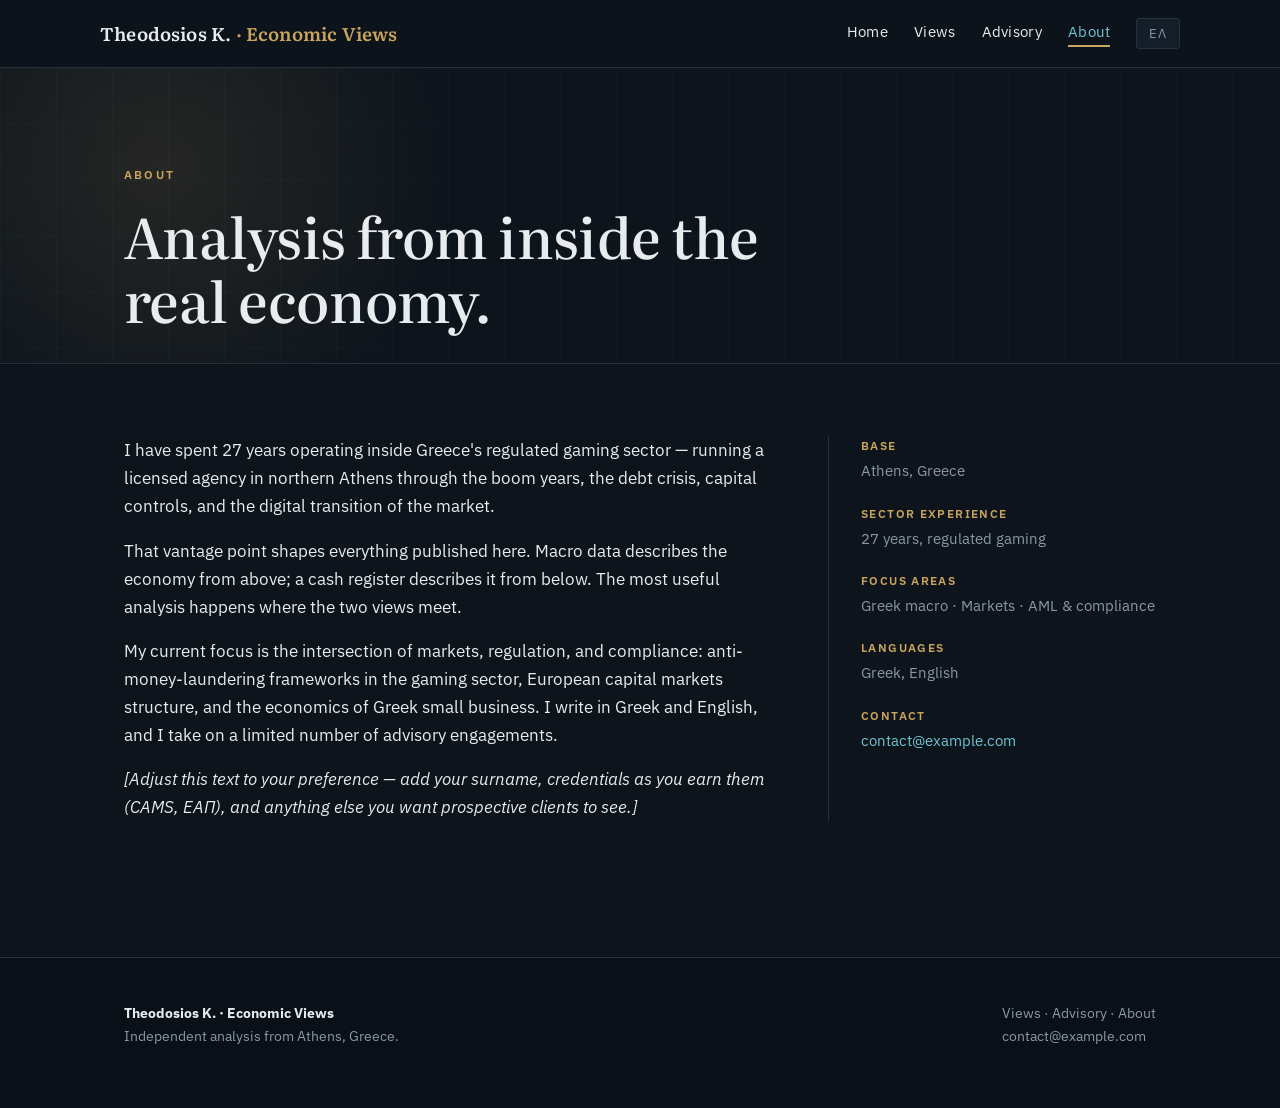
<file: site/about.html>
<!DOCTYPE html>
<html lang="en" data-lang="en">
<head>
<meta charset="UTF-8">
<meta name="viewport" content="width=device-width, initial-scale=1.0">
<title>About — Theodosios K.</title>
<meta name="description" content="Practitioner background: 27 years in Greece's regulated gaming sector, markets, and compliance.">
<link rel="preconnect" href="https://fonts.googleapis.com">
<link href="https://fonts.googleapis.com/css2?family=Literata:wght@400;500;600&family=IBM+Plex+Sans:wght@400;500;600&display=swap" rel="stylesheet">
<link rel="stylesheet" href="assets/style.css">
<script src="assets/lang.js"></script>
</head>
<body>

<header class="site">
  <div class="wrap site-bar">
    <a class="brand" href="index.html">Theodosios K. <span>· Economic Views</span></a>
    <button class="nav-btn" id="navBtn" aria-label="Menu">☰</button>
    <nav class="main" id="mainNav">
      <a href="index.html"><span class="lang-en">Home</span><span class="lang-el">Αρχική</span></a>
      <a href="articles.html"><span class="lang-en">Views</span><span class="lang-el">Άρθρα</span></a>
      <a href="services.html"><span class="lang-en">Advisory</span><span class="lang-el">Υπηρεσίες</span></a>
      <a href="about.html" aria-current="page"><span class="lang-en">About</span><span class="lang-el">Σχετικά</span></a>
      <button class="lang-toggle" id="langToggle" aria-label="Switch language">ΕΛ</button>
    </nav>
  </div>
</header>

<main>
  <section class="hero" style="padding-bottom:32px;">
    <div class="wrap">
      <p class="eyebrow"><span class="lang-en">About</span><span class="lang-el">Σχετικά</span></p>
      <h1><span class="lang-en">Analysis from inside the real economy.</span><span class="lang-el">Ανάλυση μέσα από την πραγματική οικονομία.</span></h1>
    </div>
  </section>

  <section class="block">
    <div class="wrap about-grid">
      <div>
        <div class="lang-en">
          <p>I have spent 27 years operating inside Greece's regulated gaming sector — running a licensed agency in northern Athens through the boom years, the debt crisis, capital controls, and the digital transition of the market.</p>
          <p style="margin-top:16px;">That vantage point shapes everything published here. Macro data describes the economy from above; a cash register describes it from below. The most useful analysis happens where the two views meet.</p>
          <p style="margin-top:16px;">My current focus is the intersection of markets, regulation, and compliance: anti-money-laundering frameworks in the gaming sector, European capital markets structure, and the economics of Greek small business. I write in Greek and English, and I take on a limited number of advisory engagements.</p>
          <p style="margin-top:16px;"><em>[Adjust this text to your preference — add your surname, credentials as you earn them (CAMS, ΕΑΠ), and anything else you want prospective clients to see.]</em></p>
        </div>
        <div class="lang-el">
          <p>Έχω περάσει 27 χρόνια μέσα στον ρυθμιζόμενο κλάδο τυχερών παιγνίων της Ελλάδας — λειτουργώντας αδειοδοτημένο πρακτορείο στη βόρεια Αθήνα μέσα από τα χρόνια της ανάπτυξης, την κρίση χρέους, τα capital controls και την ψηφιακή μετάβαση της αγοράς.</p>
          <p style="margin-top:16px;">Αυτή η οπτική διαμορφώνει ό,τι δημοσιεύεται εδώ. Τα μακροοικονομικά στοιχεία περιγράφουν την οικονομία από ψηλά· ένα ταμείο την περιγράφει από κάτω. Η πιο χρήσιμη ανάλυση γίνεται εκεί όπου συναντιούνται οι δύο οπτικές.</p>
          <p style="margin-top:16px;">Η τρέχουσα εστίασή μου είναι η τομή αγορών, ρύθμισης και κανονιστικής συμμόρφωσης: πλαίσια AML στον κλάδο παιγνίων, δομή των ευρωπαϊκών κεφαλαιαγορών και τα οικονομικά της ελληνικής μικρής επιχείρησης.</p>
          <p style="margin-top:16px;"><em>[Προσαρμόστε το κείμενο — προσθέστε επώνυμο και πιστοποιήσεις όταν τις αποκτήσετε.]</em></p>
        </div>
      </div>
      <dl class="facts">
        <dt><span class="lang-en">Base</span><span class="lang-el">Έδρα</span></dt>
        <dd><span class="lang-en">Athens, Greece</span><span class="lang-el">Αθήνα</span></dd>
        <dt><span class="lang-en">Sector experience</span><span class="lang-el">Εμπειρία κλάδου</span></dt>
        <dd><span class="lang-en">27 years, regulated gaming</span><span class="lang-el">27 χρόνια, ρυθμιζόμενα παίγνια</span></dd>
        <dt><span class="lang-en">Focus areas</span><span class="lang-el">Πεδία εστίασης</span></dt>
        <dd><span class="lang-en">Greek macro · Markets · AML & compliance</span><span class="lang-el">Ελληνικά μακρο · Αγορές · AML & συμμόρφωση</span></dd>
        <dt><span class="lang-en">Languages</span><span class="lang-el">Γλώσσες</span></dt>
        <dd><span class="lang-en">Greek, English</span><span class="lang-el">Ελληνικά, Αγγλικά</span></dd>
        <dt><span class="lang-en">Contact</span><span class="lang-el">Επικοινωνία</span></dt>
        <dd><a href="mailto:contact@example.com">contact@example.com</a></dd>
      </dl>
    </div>
  </section>
</main>

<footer class="site">
  <div class="wrap cols">
    <div>
      <div><strong>Theodosios K. · Economic Views</strong></div>
      <div><span class="lang-en">Independent analysis from Athens, Greece.</span><span class="lang-el">Ανεξάρτητη ανάλυση από την Αθήνα.</span></div>
    </div>
    <div>
      <div><a href="articles.html"><span class="lang-en">Views</span><span class="lang-el">Άρθρα</span></a> · <a href="services.html"><span class="lang-en">Advisory</span><span class="lang-el">Υπηρεσίες</span></a> · <a href="about.html"><span class="lang-en">About</span><span class="lang-el">Σχετικά</span></a></div>
      <div><a href="mailto:contact@example.com">contact@example.com</a></div>
    </div>
  </div>
</footer>

</body>
</html>
</file>
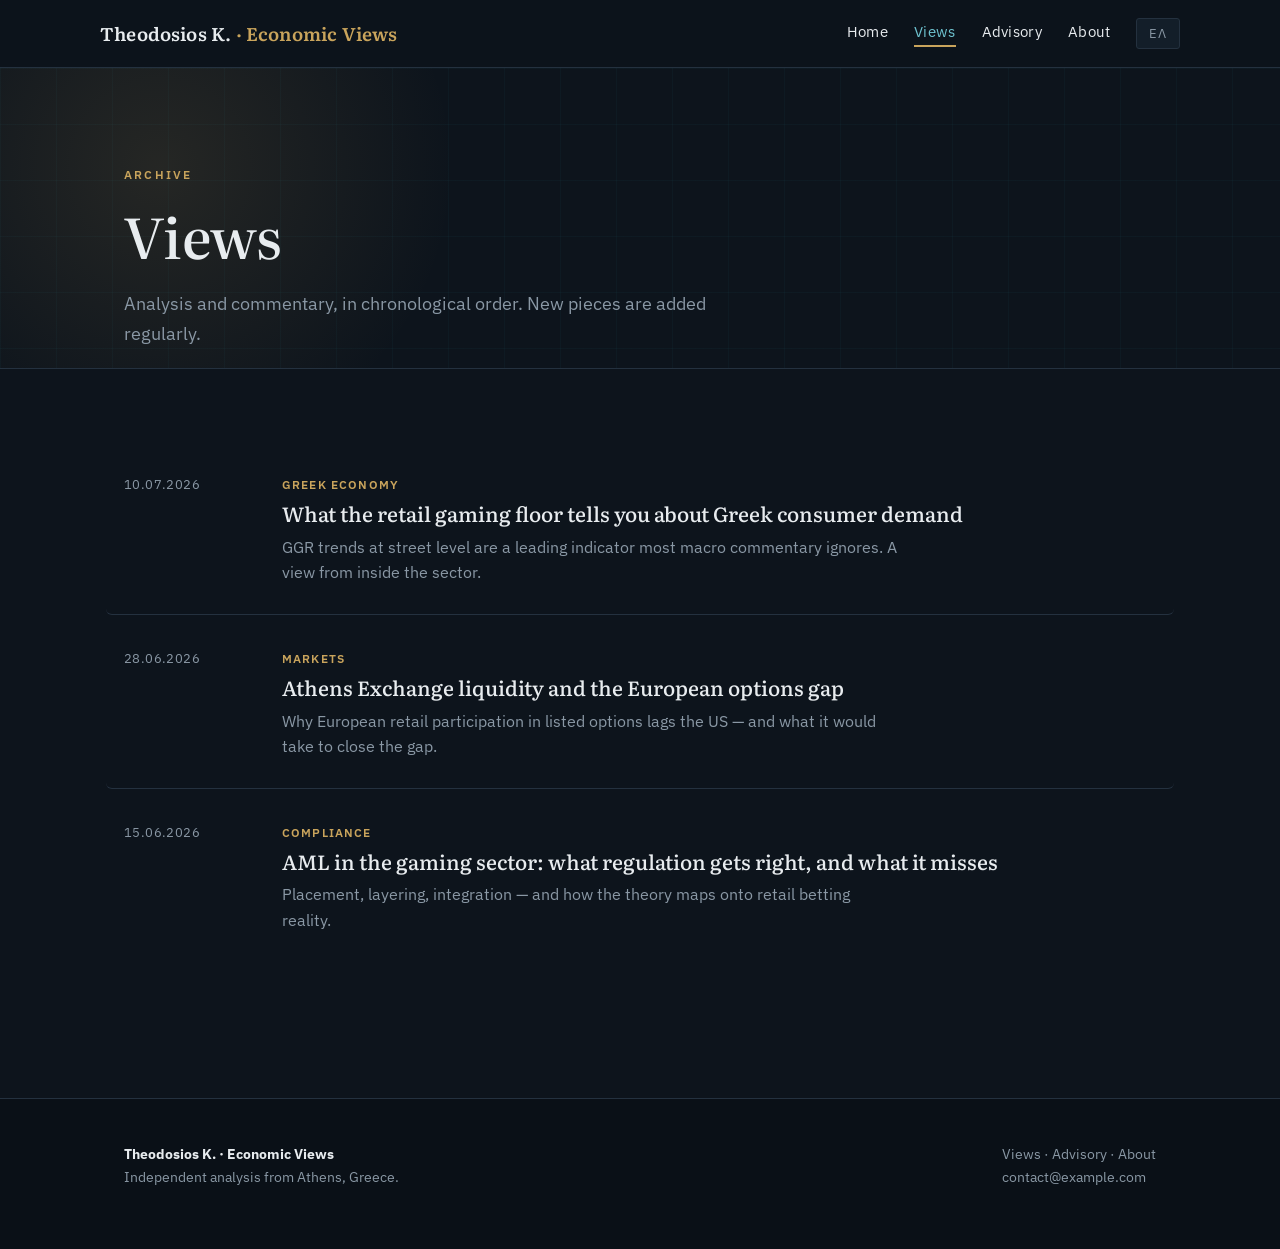
<file: site/articles.html>
<!DOCTYPE html>
<html lang="en" data-lang="en">
<head>
<meta charset="UTF-8">
<meta name="viewport" content="width=device-width, initial-scale=1.0">
<title>Views — Theodosios K.</title>
<meta name="description" content="All articles: markets, Greek macro, gaming-sector analysis.">
<link rel="preconnect" href="https://fonts.googleapis.com">
<link href="https://fonts.googleapis.com/css2?family=Literata:wght@400;500;600&family=IBM+Plex+Sans:wght@400;500;600&display=swap" rel="stylesheet">
<link rel="stylesheet" href="assets/style.css">
<script src="assets/lang.js"></script>
</head>
<body>

<header class="site">
  <div class="wrap site-bar">
    <a class="brand" href="index.html">Theodosios K. <span>· Economic Views</span></a>
    <button class="nav-btn" id="navBtn" aria-label="Menu">☰</button>
    <nav class="main" id="mainNav">
      <a href="index.html"><span class="lang-en">Home</span><span class="lang-el">Αρχική</span></a>
      <a href="articles.html" aria-current="page"><span class="lang-en">Views</span><span class="lang-el">Άρθρα</span></a>
      <a href="services.html"><span class="lang-en">Advisory</span><span class="lang-el">Υπηρεσίες</span></a>
      <a href="about.html"><span class="lang-en">About</span><span class="lang-el">Σχετικά</span></a>
      <button class="lang-toggle" id="langToggle" aria-label="Switch language">ΕΛ</button>
    </nav>
  </div>
</header>

<main>
  <section class="hero" style="padding-bottom:20px;">
    <div class="wrap">
      <p class="eyebrow"><span class="lang-en">Archive</span><span class="lang-el">Αρχείο</span></p>
      <h1><span class="lang-en">Views</span><span class="lang-el">Άρθρα</span></h1>
      <p class="lede"><span class="lang-en">Analysis and commentary, in chronological order. New pieces are added regularly.</span><span class="lang-el">Ανάλυση και σχολιασμός, σε χρονολογική σειρά. Νέα κείμενα προστίθενται τακτικά.</span></p>
    </div>
  </section>

  <section class="block">
    <div class="wrap">
      <div class="post-list">
        <div class="post">
          <time datetime="2026-07-10">10.07.2026</time>
          <div>
            <span class="tag"><span class="lang-en">Greek Economy</span><span class="lang-el">Ελληνική Οικονομία</span></span>
            <h3><a href="article-sample.html"><span class="lang-en">What the retail gaming floor tells you about Greek consumer demand</span><span class="lang-el">Τι σου λέει το ταμείο του πρακτορείου για την ελληνική καταναλωτική ζήτηση</span></a></h3>
            <p><span class="lang-en">GGR trends at street level are a leading indicator most macro commentary ignores. A view from inside the sector.</span><span class="lang-el">Οι τάσεις GGR σε επίπεδο δρόμου είναι πρόδρομος δείκτης που ο περισσότερος μακρο-σχολιασμός αγνοεί.</span></p>
          </div>
        </div>
        <div class="post">
          <time datetime="2026-06-28">28.06.2026</time>
          <div>
            <span class="tag"><span class="lang-en">Markets</span><span class="lang-el">Αγορές</span></span>
            <h3><a href="#"><span class="lang-en">Athens Exchange liquidity and the European options gap</span><span class="lang-el">Η ρευστότητα του Χ.Α. και το ευρωπαϊκό κενό στα options</span></a></h3>
            <p><span class="lang-en">Why European retail participation in listed options lags the US — and what it would take to close the gap.</span><span class="lang-el">Γιατί η ευρωπαϊκή συμμετοχή ιδιωτών στα εισηγμένα options υστερεί έναντι των ΗΠΑ.</span></p>
          </div>
        </div>
        <div class="post">
          <time datetime="2026-06-15">15.06.2026</time>
          <div>
            <span class="tag"><span class="lang-en">Compliance</span><span class="lang-el">Κανονιστική Συμμόρφωση</span></span>
            <h3><a href="#"><span class="lang-en">AML in the gaming sector: what regulation gets right, and what it misses</span><span class="lang-el">AML στον κλάδο παιγνίων: τι πετυχαίνει η ρύθμιση και τι της διαφεύγει</span></a></h3>
            <p><span class="lang-en">Placement, layering, integration — and how the theory maps onto retail betting reality.</span><span class="lang-el">Placement, layering, integration — και πώς η θεωρία αντιστοιχεί στην πραγματικότητα του retail στοιχηματισμού.</span></p>
          </div>
        </div>
      </div>
    </div>
  </section>
</main>

<footer class="site">
  <div class="wrap cols">
    <div>
      <div><strong>Theodosios K. · Economic Views</strong></div>
      <div><span class="lang-en">Independent analysis from Athens, Greece.</span><span class="lang-el">Ανεξάρτητη ανάλυση από την Αθήνα.</span></div>
    </div>
    <div>
      <div><a href="articles.html"><span class="lang-en">Views</span><span class="lang-el">Άρθρα</span></a> · <a href="services.html"><span class="lang-en">Advisory</span><span class="lang-el">Υπηρεσίες</span></a> · <a href="about.html"><span class="lang-en">About</span><span class="lang-el">Σχετικά</span></a></div>
      <div><a href="mailto:contact@example.com">contact@example.com</a></div>
    </div>
  </div>
</footer>

</body>
</html>
</file>
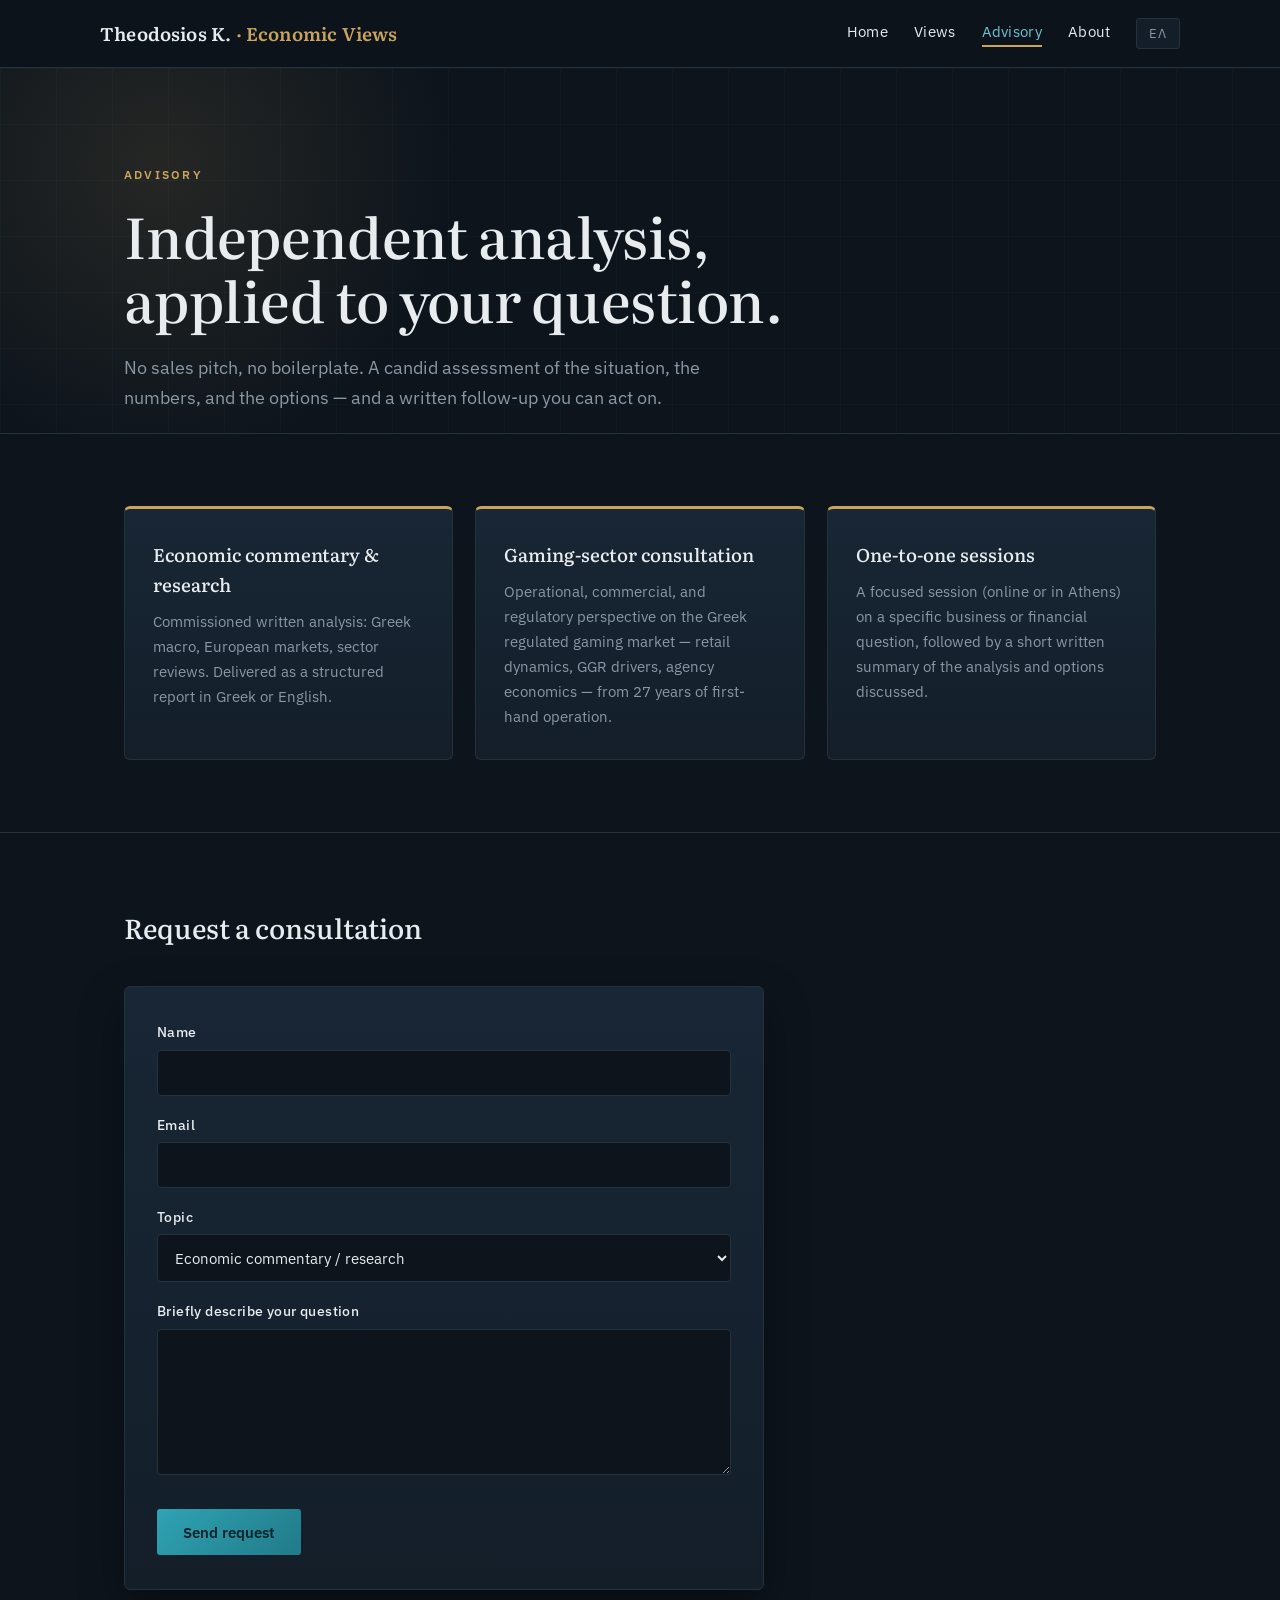
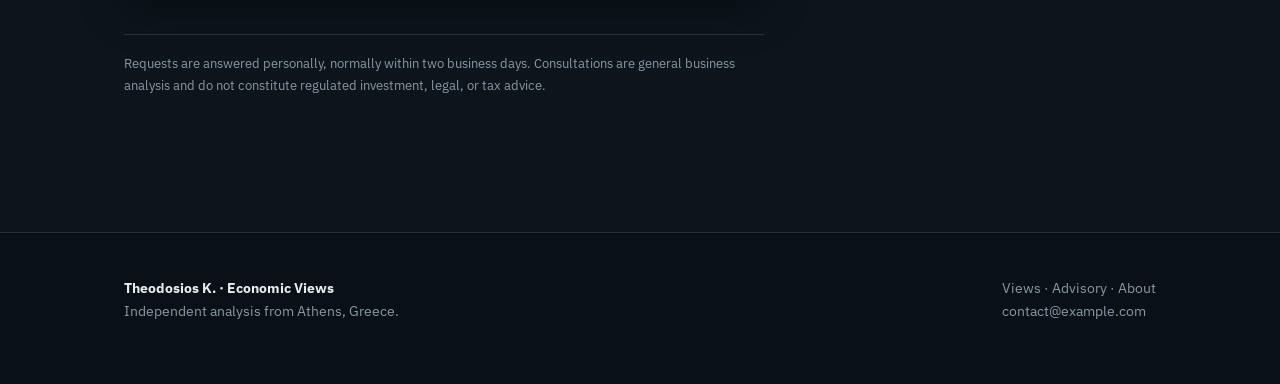
<file: site/services.html>
<!DOCTYPE html>
<html lang="en" data-lang="en">
<head>
<meta charset="UTF-8">
<meta name="viewport" content="width=device-width, initial-scale=1.0">
<title>Advisory & Consultation — Theodosios K.</title>
<meta name="description" content="Economic commentary, gaming-sector insight, and one-to-one consultation.">
<link rel="preconnect" href="https://fonts.googleapis.com">
<link href="https://fonts.googleapis.com/css2?family=Literata:wght@400;500;600&family=IBM+Plex+Sans:wght@400;500;600&display=swap" rel="stylesheet">
<link rel="stylesheet" href="assets/style.css">
<script src="assets/lang.js"></script>
</head>
<body>

<header class="site">
  <div class="wrap site-bar">
    <a class="brand" href="index.html">Theodosios K. <span>· Economic Views</span></a>
    <button class="nav-btn" id="navBtn" aria-label="Menu">☰</button>
    <nav class="main" id="mainNav">
      <a href="index.html"><span class="lang-en">Home</span><span class="lang-el">Αρχική</span></a>
      <a href="articles.html"><span class="lang-en">Views</span><span class="lang-el">Άρθρα</span></a>
      <a href="services.html" aria-current="page"><span class="lang-en">Advisory</span><span class="lang-el">Υπηρεσίες</span></a>
      <a href="about.html"><span class="lang-en">About</span><span class="lang-el">Σχετικά</span></a>
      <button class="lang-toggle" id="langToggle" aria-label="Switch language">ΕΛ</button>
    </nav>
  </div>
</header>

<main>
  <section class="hero" style="padding-bottom:20px;">
    <div class="wrap">
      <p class="eyebrow"><span class="lang-en">Advisory</span><span class="lang-el">Υπηρεσίες</span></p>
      <h1><span class="lang-en">Independent analysis, applied to your question.</span><span class="lang-el">Ανεξάρτητη ανάλυση, εφαρμοσμένη στο δικό σας ερώτημα.</span></h1>
      <p class="lede"><span class="lang-en">No sales pitch, no boilerplate. A candid assessment of the situation, the numbers, and the options — and a written follow-up you can act on.</span><span class="lang-el">Χωρίς πωλησιακή ρητορική. Μια ειλικρινής αποτίμηση της κατάστασης, των αριθμών και των επιλογών — με γραπτή τεκμηρίωση που μπορείτε να αξιοποιήσετε.</span></p>
    </div>
  </section>

  <section class="block">
    <div class="wrap">
      <div class="svc-grid">
        <div class="svc">
          <h3><span class="lang-en">Economic commentary & research</span><span class="lang-el">Οικονομικός σχολιασμός & έρευνα</span></h3>
          <p><span class="lang-en">Commissioned written analysis: Greek macro, European markets, sector reviews. Delivered as a structured report in Greek or English.</span><span class="lang-el">Γραπτή ανάλυση κατά παραγγελία: ελληνικά μακροοικονομικά, ευρωπαϊκές αγορές, κλαδικές επισκοπήσεις. Παραδίδεται ως δομημένη αναφορά στα ελληνικά ή στα αγγλικά.</span></p>
        </div>
        <div class="svc">
          <h3><span class="lang-en">Gaming-sector consultation</span><span class="lang-el">Συμβουλευτική για τον κλάδο παιγνίων</span></h3>
          <p><span class="lang-en">Operational, commercial, and regulatory perspective on the Greek regulated gaming market — retail dynamics, GGR drivers, agency economics — from 27 years of first-hand operation.</span><span class="lang-el">Λειτουργική, εμπορική και κανονιστική οπτική για την ελληνική ρυθμιζόμενη αγορά παιγνίων — δυναμική λιανικής, παράγοντες GGR, οικονομικά πρακτορείου — από 27 χρόνια εμπειρίας.</span></p>
        </div>
        <div class="svc">
          <h3><span class="lang-en">One-to-one sessions</span><span class="lang-el">Ατομικές συνεδρίες</span></h3>
          <p><span class="lang-en">A focused session (online or in Athens) on a specific business or financial question, followed by a short written summary of the analysis and options discussed.</span><span class="lang-el">Στοχευμένη συνεδρία (διαδικτυακά ή στην Αθήνα) πάνω σε συγκεκριμένο επιχειρηματικό ή χρηματοοικονομικό ερώτημα, με σύντομη γραπτή σύνοψη της ανάλυσης.</span></p>
        </div>
      </div>
    </div>
  </section>

  <!-- ============ CONSULT FORM ============ -->
  <section class="block" id="consult">
    <div class="wrap">
      <div class="section-head">
        <h2><span class="lang-en">Request a consultation</span><span class="lang-el">Αίτημα συμβουλευτικής</span></h2>
      </div>

      <!-- FORMSPREE: replace YOUR_FORM_ID after creating a free form at formspree.io -->
      <form class="consult" action="https://formspree.io/f/YOUR_FORM_ID" method="POST">
        <label for="f-name"><span class="lang-en">Name</span><span class="lang-el">Ονοματεπώνυμο</span></label>
        <input id="f-name" type="text" name="name" required>

        <label for="f-email">Email</label>
        <input id="f-email" type="email" name="email" required>

        <label for="f-topic"><span class="lang-en">Topic</span><span class="lang-el">Θέμα</span></label>
        <select id="f-topic" name="topic">
          <option value="commentary">Economic commentary / research</option>
          <option value="gaming">Gaming-sector consultation</option>
          <option value="session">One-to-one session</option>
          <option value="other">Other / Άλλο</option>
        </select>

        <label for="f-msg"><span class="lang-en">Briefly describe your question</span><span class="lang-el">Περιγράψτε συνοπτικά το ερώτημά σας</span></label>
        <textarea id="f-msg" name="message" rows="6" required></textarea>

        <button class="btn primary" type="submit"><span class="lang-en">Send request</span><span class="lang-el">Αποστολή αιτήματος</span></button>
      </form>

      <p class="disclaimer" style="max-width:640px;">
        <span class="lang-en">Requests are answered personally, normally within two business days. Consultations are general business analysis and do not constitute regulated investment, legal, or tax advice.</span>
        <span class="lang-el">Τα αιτήματα απαντώνται προσωπικά, κατά κανόνα εντός δύο εργάσιμων ημερών. Οι συνεδρίες αποτελούν γενική επιχειρηματική ανάλυση και δεν συνιστούν ρυθμιζόμενη επενδυτική, νομική ή φορολογική συμβουλή.</span>
      </p>
    </div>
  </section>
</main>

<footer class="site">
  <div class="wrap cols">
    <div>
      <div><strong>Theodosios K. · Economic Views</strong></div>
      <div><span class="lang-en">Independent analysis from Athens, Greece.</span><span class="lang-el">Ανεξάρτητη ανάλυση από την Αθήνα.</span></div>
    </div>
    <div>
      <div><a href="articles.html"><span class="lang-en">Views</span><span class="lang-el">Άρθρα</span></a> · <a href="services.html"><span class="lang-en">Advisory</span><span class="lang-el">Υπηρεσίες</span></a> · <a href="about.html"><span class="lang-en">About</span><span class="lang-el">Σχετικά</span></a></div>
      <div><a href="mailto:contact@example.com">contact@example.com</a></div>
    </div>
  </div>
</footer>

</body>
</html>
</file>
<file: assets/style.css>
/* ============================================================
   Economic Views — dark edition
   Palette: night #0D141C · panel #131E29 · ink-light #E8ECEF
            petrol #2FA3B4 · brass #C9A45C · muted #8A98A5
   Type:    Literata (display) · IBM Plex Sans (body/UI)
   ============================================================ */

:root {
  --night: #0D141C;
  --panel: #131E29;
  --panel-2: #182635;
  --ink: #E8ECEF;
  --petrol: #2FA3B4;
  --petrol-soft: #6FC4D1;
  --brass: #C9A45C;
  --muted: #8A98A5;
  --hairline: #24313F;
  --max: 1080px;
  --serif: "Literata", Georgia, serif;
  --sans: "IBM Plex Sans", -apple-system, "Segoe UI", sans-serif;
}

* { margin: 0; padding: 0; box-sizing: border-box; }

html { scroll-behavior: smooth; }

body {
  font-family: var(--sans);
  font-size: 17px;
  line-height: 1.65;
  color: var(--ink);
  background: var(--night);
  -webkit-font-smoothing: antialiased;
}

/* ---- Bilingual switching ---- */
html[data-lang="en"] .lang-el { display: none !important; }
html[data-lang="el"] .lang-en { display: none !important; }

img, svg { max-width: 100%; display: block; }

a { color: var(--petrol-soft); text-decoration: none; }
a:hover { text-decoration: underline; }
a:focus-visible, button:focus-visible {
  outline: 2px solid var(--petrol);
  outline-offset: 3px;
}

::selection { background: rgba(47,163,180,0.35); }

.wrap { max-width: var(--max); margin: 0 auto; padding: 0 24px; }

/* ---- Header -------------------------------------------------- */
header.site {
  border-bottom: 1px solid var(--hairline);
  background: rgba(13,20,28,0.88);
  backdrop-filter: blur(10px);
  -webkit-backdrop-filter: blur(10px);
  position: sticky; top: 0; z-index: 40;
}
.site-bar {
  display: flex; align-items: center; justify-content: space-between;
  padding: 18px 0;
  gap: 16px;
}
.brand {
  font-family: var(--serif);
  font-weight: 600;
  font-size: 1.15rem;
  letter-spacing: 0.01em;
  color: var(--ink);
}
.brand span { color: var(--brass); }
.brand:hover { text-decoration: none; }

nav.main { display: flex; align-items: center; gap: 26px; }
nav.main a {
  font-size: 0.92rem;
  color: var(--ink);
  letter-spacing: 0.02em;
  position: relative;
  padding-bottom: 3px;
}
nav.main a:hover { text-decoration: none; color: var(--petrol-soft); }
nav.main a::after {
  content: "";
  position: absolute; left: 0; bottom: 0;
  width: 0; height: 2px;
  background: var(--brass);
  transition: width 0.25s ease;
}
nav.main a:hover::after { width: 100%; }
nav.main a[aria-current="page"] { color: var(--petrol-soft); }
nav.main a[aria-current="page"]::after { width: 100%; }

.lang-toggle {
  font-family: var(--sans);
  font-size: 0.82rem;
  letter-spacing: 0.06em;
  border: 1px solid var(--hairline);
  background: var(--panel);
  color: var(--muted);
  border-radius: 3px;
  padding: 6px 12px;
  cursor: pointer;
  transition: border-color 0.2s, color 0.2s;
}
.lang-toggle:hover { border-color: var(--brass); color: var(--brass); }

.nav-btn { display: none; background: none; border: none; font-size: 1.5rem; color: var(--ink); cursor: pointer; }
@media (max-width: 760px) {
  .nav-btn { display: block; }
  nav.main {
    display: none;
    position: absolute; left: 0; right: 0; top: 100%;
    background: var(--night);
    border-bottom: 1px solid var(--hairline);
    flex-direction: column; align-items: flex-start;
    padding: 14px 24px 20px; gap: 14px;
  }
  nav.main.open { display: flex; }
}

/* ---- Hero ---------------------------------------------------- */
.hero {
  padding: 96px 0 72px;
  position: relative;
  overflow: hidden;
  /* faint chart-grid, like graph paper in the dark */
  background-image:
    linear-gradient(rgba(47,163,180,0.045) 1px, transparent 1px),
    linear-gradient(90deg, rgba(47,163,180,0.045) 1px, transparent 1px);
  background-size: 56px 56px;
}
.hero::before {
  /* brass glow, upper left — quiet, not neon */
  content: "";
  position: absolute;
  top: -220px; left: -160px;
  width: 640px; height: 640px;
  background: radial-gradient(circle, rgba(201,164,92,0.13) 0%, transparent 65%);
  pointer-events: none;
}
.hero > .wrap { position: relative; }
.eyebrow {
  font-size: 0.78rem;
  letter-spacing: 0.18em;
  text-transform: uppercase;
  color: var(--brass);
  font-weight: 600;
  margin-bottom: 18px;
}
.hero h1 {
  font-family: var(--serif);
  font-weight: 500;
  font-size: clamp(2.1rem, 5vw, 3.5rem);
  line-height: 1.15;
  max-width: 20ch;
  letter-spacing: -0.01em;
  color: var(--ink);
}
.hero p.lede {
  margin-top: 22px;
  font-size: 1.12rem;
  color: var(--muted);
  max-width: 56ch;
}
.hero .curve {
  margin-top: 48px;
  width: 100%;
  height: 100px;
  overflow: visible;
  filter: drop-shadow(0 0 6px rgba(201,164,92,0.35));
}
.curve path {
  fill: none;
  stroke: var(--brass);
  stroke-width: 2;
  stroke-dasharray: 1400;
  stroke-dashoffset: 1400;
  animation: draw 2.2s ease-out 0.3s forwards;
}
.curve circle {
  fill: var(--petrol-soft);
  opacity: 0;
  animation: appear 0.5s ease-out 2.2s forwards;
}
@keyframes draw { to { stroke-dashoffset: 0; } }
@keyframes appear { to { opacity: 1; } }
@media (prefers-reduced-motion: reduce) {
  .curve path { animation: none; stroke-dashoffset: 0; }
  .curve circle { animation: none; opacity: 1; }
  nav.main a::after { transition: none; }
  html { scroll-behavior: auto; }
}

.cta-row { margin-top: 38px; display: flex; gap: 14px; flex-wrap: wrap; }
.btn {
  display: inline-block;
  font-size: 0.95rem;
  font-weight: 500;
  padding: 13px 26px;
  border-radius: 3px;
  border: 1px solid var(--petrol);
  transition: transform 0.15s ease, box-shadow 0.2s ease, background 0.2s;
}
.btn.primary {
  background: linear-gradient(135deg, #2FA3B4 0%, #217A88 100%);
  color: #06222A;
  font-weight: 600;
  border: none;
}
.btn.primary:hover {
  text-decoration: none;
  transform: translateY(-1px);
  box-shadow: 0 6px 22px rgba(47,163,180,0.30);
}
.btn.ghost { color: var(--petrol-soft); background: transparent; }
.btn.ghost:hover {
  background: rgba(47,163,180,0.10);
  text-decoration: none;
}

/* ---- Sections ------------------------------------------------ */
section.block { padding: 72px 0; border-top: 1px solid var(--hairline); }
.section-head {
  display: flex; align-items: baseline; justify-content: space-between;
  margin-bottom: 36px; gap: 16px; flex-wrap: wrap;
}
.section-head h2 {
  font-family: var(--serif);
  font-weight: 500;
  font-size: 1.7rem;
  color: var(--ink);
}
.section-head a.more { font-size: 0.9rem; color: var(--brass); }
.section-head a.more:hover { color: var(--petrol-soft); text-decoration: none; }

/* ---- Article cards ------------------------------------------ */
.post-list { display: grid; gap: 0; }
.post {
  display: grid;
  grid-template-columns: 130px 1fr;
  gap: 28px;
  padding: 28px 18px;
  margin: 0 -18px;
  border-bottom: 1px solid var(--hairline);
  border-radius: 6px;
  transition: background 0.2s ease;
}
.post:hover { background: var(--panel); }
.post:last-child { border-bottom: none; }
.post time {
  font-size: 0.82rem;
  color: var(--muted);
  font-variant-numeric: tabular-nums;
  letter-spacing: 0.03em;
  padding-top: 5px;
}
.post h3 {
  font-family: var(--serif);
  font-weight: 500;
  font-size: 1.28rem;
  line-height: 1.3;
}
.post h3 a { color: var(--ink); }
.post h3 a:hover { color: var(--petrol-soft); text-decoration: none; }
.post p { margin-top: 8px; color: var(--muted); font-size: 0.97rem; max-width: 62ch; }
.tag {
  display: inline-block;
  font-size: 0.72rem;
  letter-spacing: 0.1em;
  text-transform: uppercase;
  color: var(--brass);
  margin-bottom: 6px;
  font-weight: 600;
}
@media (max-width: 620px) {
  .post { grid-template-columns: 1fr; gap: 6px; }
}

/* ---- Services ------------------------------------------------ */
.svc-grid {
  display: grid;
  grid-template-columns: repeat(auto-fit, minmax(260px, 1fr));
  gap: 22px;
}
.svc {
  background: linear-gradient(180deg, var(--panel-2) 0%, var(--panel) 100%);
  border: 1px solid var(--hairline);
  border-top: 3px solid var(--brass);
  border-radius: 6px;
  padding: 30px 28px;
  transition: transform 0.2s ease, box-shadow 0.25s ease, border-color 0.2s;
}
.svc:hover {
  transform: translateY(-4px);
  box-shadow: 0 14px 34px rgba(0,0,0,0.40);
  border-color: rgba(201,164,92,0.45);
}
.svc h3 { font-family: var(--serif); font-weight: 500; font-size: 1.15rem; margin-bottom: 10px; color: var(--ink); }
.svc p { font-size: 0.95rem; color: var(--muted); }

/* ---- Article page ------------------------------------------- */
article.single { padding: 72px 0; max-width: 720px; margin: 0 auto; }
article.single .meta { font-size: 0.85rem; color: var(--muted); margin-bottom: 14px; font-variant-numeric: tabular-nums; }
article.single h1 {
  font-family: var(--serif);
  font-weight: 500;
  font-size: clamp(1.8rem, 4vw, 2.6rem);
  line-height: 1.2;
  margin-bottom: 26px;
  color: var(--ink);
}
article.single .body p { margin-bottom: 20px; }
article.single .body h2 {
  font-family: var(--serif); font-weight: 500;
  font-size: 1.35rem; margin: 36px 0 14px;
  color: var(--ink);
}
article.single .body blockquote {
  border-left: 3px solid var(--brass);
  background: var(--panel);
  border-radius: 0 6px 6px 0;
  padding: 16px 20px; margin: 26px 0;
  color: var(--petrol-soft); font-style: italic;
}
.disclaimer {
  margin-top: 44px;
  font-size: 0.82rem;
  color: var(--muted);
  border-top: 1px solid var(--hairline);
  padding-top: 18px;
}

/* ---- Forms --------------------------------------------------- */
form.consult {
  background: linear-gradient(180deg, var(--panel-2) 0%, var(--panel) 100%);
  border: 1px solid var(--hairline);
  border-radius: 6px;
  padding: 34px 32px;
  max-width: 640px;
  box-shadow: 0 18px 44px rgba(0,0,0,0.35);
}
form.consult label {
  display: block;
  font-size: 0.85rem;
  font-weight: 500;
  letter-spacing: 0.03em;
  margin: 18px 0 6px;
  color: var(--ink);
}
form.consult label:first-of-type { margin-top: 0; }
form.consult input, form.consult select, form.consult textarea {
  width: 100%;
  font-family: var(--sans);
  font-size: 0.95rem;
  padding: 12px 13px;
  border: 1px solid var(--hairline);
  border-radius: 4px;
  background: var(--night);
  color: var(--ink);
  transition: border-color 0.2s;
}
form.consult input:focus, form.consult select:focus, form.consult textarea:focus {
  outline: none;
  border-color: var(--petrol);
  box-shadow: 0 0 0 3px rgba(47,163,180,0.18);
}
form.consult button { margin-top: 26px; cursor: pointer; font-family: var(--sans); }

/* ---- About --------------------------------------------------- */
.about-grid { display: grid; grid-template-columns: 2fr 1fr; gap: 48px; }
.about-grid .facts {
  border-left: 1px solid var(--hairline);
  padding-left: 32px;
  font-size: 0.92rem;
}
.about-grid .facts dt {
  font-size: 0.72rem; letter-spacing: 0.12em; text-transform: uppercase;
  color: var(--brass); font-weight: 600; margin-top: 20px;
}
.about-grid .facts dt:first-child { margin-top: 0; }
.about-grid .facts dd { color: var(--muted); margin-top: 4px; }
@media (max-width: 720px) {
  .about-grid { grid-template-columns: 1fr; }
  .about-grid .facts { border-left: none; padding-left: 0; border-top: 1px solid var(--hairline); padding-top: 24px; }
}

/* ---- Footer -------------------------------------------------- */
footer.site {
  border-top: 1px solid var(--hairline);
  margin-top: 64px;
  padding: 44px 0 60px;
  font-size: 0.88rem;
  color: var(--muted);
  background: #0A1017;
}
footer.site .cols { display: flex; justify-content: space-between; gap: 24px; flex-wrap: wrap; }
footer.site strong { color: var(--ink); }
footer.site a { color: var(--muted); }
footer.site a:hover { color: var(--brass); }
</file>
<file: site/assets/style.css>
/* ============================================================
   Economic Views — dark edition
   Palette: night #0D141C · panel #131E29 · ink-light #E8ECEF
            petrol #2FA3B4 · brass #C9A45C · muted #8A98A5
   Type:    Literata (display) · IBM Plex Sans (body/UI)
   ============================================================ */

:root {
  --night: #0D141C;
  --panel: #131E29;
  --panel-2: #182635;
  --ink: #E8ECEF;
  --petrol: #2FA3B4;
  --petrol-soft: #6FC4D1;
  --brass: #C9A45C;
  --muted: #8A98A5;
  --hairline: #24313F;
  --max: 1080px;
  --serif: "Literata", Georgia, serif;
  --sans: "IBM Plex Sans", -apple-system, "Segoe UI", sans-serif;
}

* { margin: 0; padding: 0; box-sizing: border-box; }

html { scroll-behavior: smooth; }

body {
  font-family: var(--sans);
  font-size: 17px;
  line-height: 1.65;
  color: var(--ink);
  background: var(--night);
  -webkit-font-smoothing: antialiased;
}

/* ---- Bilingual switching ---- */
html[data-lang="en"] .lang-el { display: none !important; }
html[data-lang="el"] .lang-en { display: none !important; }

img, svg { max-width: 100%; display: block; }

a { color: var(--petrol-soft); text-decoration: none; }
a:hover { text-decoration: underline; }
a:focus-visible, button:focus-visible {
  outline: 2px solid var(--petrol);
  outline-offset: 3px;
}

::selection { background: rgba(47,163,180,0.35); }

.wrap { max-width: var(--max); margin: 0 auto; padding: 0 24px; }

/* ---- Header -------------------------------------------------- */
header.site {
  border-bottom: 1px solid var(--hairline);
  background: rgba(13,20,28,0.88);
  backdrop-filter: blur(10px);
  -webkit-backdrop-filter: blur(10px);
  position: sticky; top: 0; z-index: 40;
}
.site-bar {
  display: flex; align-items: center; justify-content: space-between;
  padding: 18px 0;
  gap: 16px;
}
.brand {
  font-family: var(--serif);
  font-weight: 600;
  font-size: 1.15rem;
  letter-spacing: 0.01em;
  color: var(--ink);
}
.brand span { color: var(--brass); }
.brand:hover { text-decoration: none; }

nav.main { display: flex; align-items: center; gap: 26px; }
nav.main a {
  font-size: 0.92rem;
  color: var(--ink);
  letter-spacing: 0.02em;
  position: relative;
  padding-bottom: 3px;
}
nav.main a:hover { text-decoration: none; color: var(--petrol-soft); }
nav.main a::after {
  content: "";
  position: absolute; left: 0; bottom: 0;
  width: 0; height: 2px;
  background: var(--brass);
  transition: width 0.25s ease;
}
nav.main a:hover::after { width: 100%; }
nav.main a[aria-current="page"] { color: var(--petrol-soft); }
nav.main a[aria-current="page"]::after { width: 100%; }

.lang-toggle {
  font-family: var(--sans);
  font-size: 0.82rem;
  letter-spacing: 0.06em;
  border: 1px solid var(--hairline);
  background: var(--panel);
  color: var(--muted);
  border-radius: 3px;
  padding: 6px 12px;
  cursor: pointer;
  transition: border-color 0.2s, color 0.2s;
}
.lang-toggle:hover { border-color: var(--brass); color: var(--brass); }

.nav-btn { display: none; background: none; border: none; font-size: 1.5rem; color: var(--ink); cursor: pointer; }
@media (max-width: 760px) {
  .nav-btn { display: block; }
  nav.main {
    display: none;
    position: absolute; left: 0; right: 0; top: 100%;
    background: var(--night);
    border-bottom: 1px solid var(--hairline);
    flex-direction: column; align-items: flex-start;
    padding: 14px 24px 20px; gap: 14px;
  }
  nav.main.open { display: flex; }
}

/* ---- Hero ---------------------------------------------------- */
.hero {
  padding: 96px 0 72px;
  position: relative;
  overflow: hidden;
  /* faint chart-grid, like graph paper in the dark */
  background-image:
    linear-gradient(rgba(47,163,180,0.045) 1px, transparent 1px),
    linear-gradient(90deg, rgba(47,163,180,0.045) 1px, transparent 1px);
  background-size: 56px 56px;
}
.hero::before {
  /* brass glow, upper left — quiet, not neon */
  content: "";
  position: absolute;
  top: -220px; left: -160px;
  width: 640px; height: 640px;
  background: radial-gradient(circle, rgba(201,164,92,0.13) 0%, transparent 65%);
  pointer-events: none;
}
.hero > .wrap { position: relative; }
.eyebrow {
  font-size: 0.78rem;
  letter-spacing: 0.18em;
  text-transform: uppercase;
  color: var(--brass);
  font-weight: 600;
  margin-bottom: 18px;
}
.hero h1 {
  font-family: var(--serif);
  font-weight: 500;
  font-size: clamp(2.1rem, 5vw, 3.5rem);
  line-height: 1.15;
  max-width: 20ch;
  letter-spacing: -0.01em;
  color: var(--ink);
}
.hero p.lede {
  margin-top: 22px;
  font-size: 1.12rem;
  color: var(--muted);
  max-width: 56ch;
}
.hero .curve {
  margin-top: 48px;
  width: 100%;
  height: 100px;
  overflow: visible;
  filter: drop-shadow(0 0 6px rgba(201,164,92,0.35));
}
.curve path {
  fill: none;
  stroke: var(--brass);
  stroke-width: 2;
  stroke-dasharray: 1400;
  stroke-dashoffset: 1400;
  animation: draw 2.2s ease-out 0.3s forwards;
}
.curve circle {
  fill: var(--petrol-soft);
  opacity: 0;
  animation: appear 0.5s ease-out 2.2s forwards;
}
@keyframes draw { to { stroke-dashoffset: 0; } }
@keyframes appear { to { opacity: 1; } }
@media (prefers-reduced-motion: reduce) {
  .curve path { animation: none; stroke-dashoffset: 0; }
  .curve circle { animation: none; opacity: 1; }
  nav.main a::after { transition: none; }
  html { scroll-behavior: auto; }
}

.cta-row { margin-top: 38px; display: flex; gap: 14px; flex-wrap: wrap; }
.btn {
  display: inline-block;
  font-size: 0.95rem;
  font-weight: 500;
  padding: 13px 26px;
  border-radius: 3px;
  border: 1px solid var(--petrol);
  transition: transform 0.15s ease, box-shadow 0.2s ease, background 0.2s;
}
.btn.primary {
  background: linear-gradient(135deg, #2FA3B4 0%, #217A88 100%);
  color: #06222A;
  font-weight: 600;
  border: none;
}
.btn.primary:hover {
  text-decoration: none;
  transform: translateY(-1px);
  box-shadow: 0 6px 22px rgba(47,163,180,0.30);
}
.btn.ghost { color: var(--petrol-soft); background: transparent; }
.btn.ghost:hover {
  background: rgba(47,163,180,0.10);
  text-decoration: none;
}

/* ---- Sections ------------------------------------------------ */
section.block { padding: 72px 0; border-top: 1px solid var(--hairline); }
.section-head {
  display: flex; align-items: baseline; justify-content: space-between;
  margin-bottom: 36px; gap: 16px; flex-wrap: wrap;
}
.section-head h2 {
  font-family: var(--serif);
  font-weight: 500;
  font-size: 1.7rem;
  color: var(--ink);
}
.section-head a.more { font-size: 0.9rem; color: var(--brass); }
.section-head a.more:hover { color: var(--petrol-soft); text-decoration: none; }

/* ---- Article cards ------------------------------------------ */
.post-list { display: grid; gap: 0; }
.post {
  display: grid;
  grid-template-columns: 130px 1fr;
  gap: 28px;
  padding: 28px 18px;
  margin: 0 -18px;
  border-bottom: 1px solid var(--hairline);
  border-radius: 6px;
  transition: background 0.2s ease;
}
.post:hover { background: var(--panel); }
.post:last-child { border-bottom: none; }
.post time {
  font-size: 0.82rem;
  color: var(--muted);
  font-variant-numeric: tabular-nums;
  letter-spacing: 0.03em;
  padding-top: 5px;
}
.post h3 {
  font-family: var(--serif);
  font-weight: 500;
  font-size: 1.28rem;
  line-height: 1.3;
}
.post h3 a { color: var(--ink); }
.post h3 a:hover { color: var(--petrol-soft); text-decoration: none; }
.post p { margin-top: 8px; color: var(--muted); font-size: 0.97rem; max-width: 62ch; }
.tag {
  display: inline-block;
  font-size: 0.72rem;
  letter-spacing: 0.1em;
  text-transform: uppercase;
  color: var(--brass);
  margin-bottom: 6px;
  font-weight: 600;
}
@media (max-width: 620px) {
  .post { grid-template-columns: 1fr; gap: 6px; }
}

/* ---- Services ------------------------------------------------ */
.svc-grid {
  display: grid;
  grid-template-columns: repeat(auto-fit, minmax(260px, 1fr));
  gap: 22px;
}
.svc {
  background: linear-gradient(180deg, var(--panel-2) 0%, var(--panel) 100%);
  border: 1px solid var(--hairline);
  border-top: 3px solid var(--brass);
  border-radius: 6px;
  padding: 30px 28px;
  transition: transform 0.2s ease, box-shadow 0.25s ease, border-color 0.2s;
}
.svc:hover {
  transform: translateY(-4px);
  box-shadow: 0 14px 34px rgba(0,0,0,0.40);
  border-color: rgba(201,164,92,0.45);
}
.svc h3 { font-family: var(--serif); font-weight: 500; font-size: 1.15rem; margin-bottom: 10px; color: var(--ink); }
.svc p { font-size: 0.95rem; color: var(--muted); }

/* ---- Article page ------------------------------------------- */
article.single { padding: 72px 0; max-width: 720px; margin: 0 auto; }
article.single .meta { font-size: 0.85rem; color: var(--muted); margin-bottom: 14px; font-variant-numeric: tabular-nums; }
article.single h1 {
  font-family: var(--serif);
  font-weight: 500;
  font-size: clamp(1.8rem, 4vw, 2.6rem);
  line-height: 1.2;
  margin-bottom: 26px;
  color: var(--ink);
}
article.single .body p { margin-bottom: 20px; }
article.single .body h2 {
  font-family: var(--serif); font-weight: 500;
  font-size: 1.35rem; margin: 36px 0 14px;
  color: var(--ink);
}
article.single .body blockquote {
  border-left: 3px solid var(--brass);
  background: var(--panel);
  border-radius: 0 6px 6px 0;
  padding: 16px 20px; margin: 26px 0;
  color: var(--petrol-soft); font-style: italic;
}
.disclaimer {
  margin-top: 44px;
  font-size: 0.82rem;
  color: var(--muted);
  border-top: 1px solid var(--hairline);
  padding-top: 18px;
}

/* ---- Forms --------------------------------------------------- */
form.consult {
  background: linear-gradient(180deg, var(--panel-2) 0%, var(--panel) 100%);
  border: 1px solid var(--hairline);
  border-radius: 6px;
  padding: 34px 32px;
  max-width: 640px;
  box-shadow: 0 18px 44px rgba(0,0,0,0.35);
}
form.consult label {
  display: block;
  font-size: 0.85rem;
  font-weight: 500;
  letter-spacing: 0.03em;
  margin: 18px 0 6px;
  color: var(--ink);
}
form.consult label:first-of-type { margin-top: 0; }
form.consult input, form.consult select, form.consult textarea {
  width: 100%;
  font-family: var(--sans);
  font-size: 0.95rem;
  padding: 12px 13px;
  border: 1px solid var(--hairline);
  border-radius: 4px;
  background: var(--night);
  color: var(--ink);
  transition: border-color 0.2s;
}
form.consult input:focus, form.consult select:focus, form.consult textarea:focus {
  outline: none;
  border-color: var(--petrol);
  box-shadow: 0 0 0 3px rgba(47,163,180,0.18);
}
form.consult button { margin-top: 26px; cursor: pointer; font-family: var(--sans); }

/* ---- About --------------------------------------------------- */
.about-grid { display: grid; grid-template-columns: 2fr 1fr; gap: 48px; }
.about-grid .facts {
  border-left: 1px solid var(--hairline);
  padding-left: 32px;
  font-size: 0.92rem;
}
.about-grid .facts dt {
  font-size: 0.72rem; letter-spacing: 0.12em; text-transform: uppercase;
  color: var(--brass); font-weight: 600; margin-top: 20px;
}
.about-grid .facts dt:first-child { margin-top: 0; }
.about-grid .facts dd { color: var(--muted); margin-top: 4px; }
@media (max-width: 720px) {
  .about-grid { grid-template-columns: 1fr; }
  .about-grid .facts { border-left: none; padding-left: 0; border-top: 1px solid var(--hairline); padding-top: 24px; }
}

/* ---- Footer -------------------------------------------------- */
footer.site {
  border-top: 1px solid var(--hairline);
  margin-top: 64px;
  padding: 44px 0 60px;
  font-size: 0.88rem;
  color: var(--muted);
  background: #0A1017;
}
footer.site .cols { display: flex; justify-content: space-between; gap: 24px; flex-wrap: wrap; }
footer.site strong { color: var(--ink); }
footer.site a { color: var(--muted); }
footer.site a:hover { color: var(--brass); }
</file>
